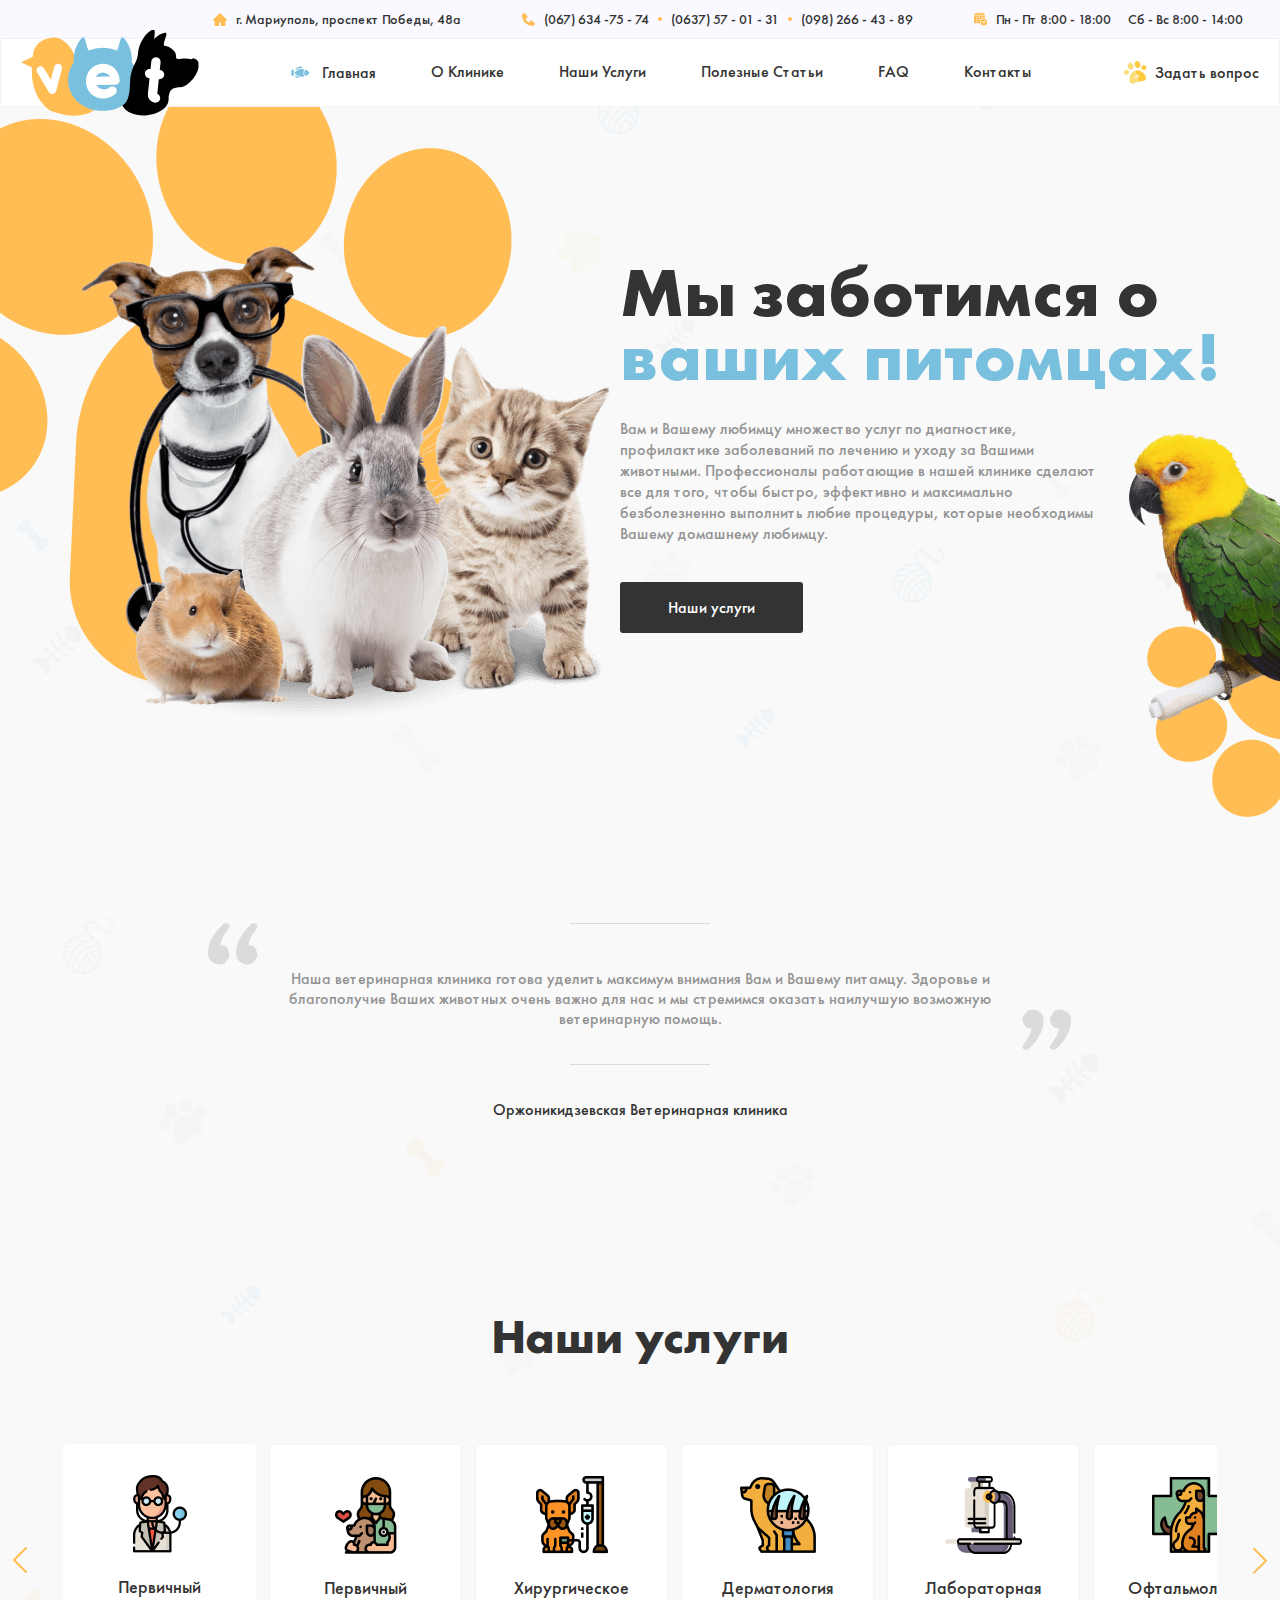
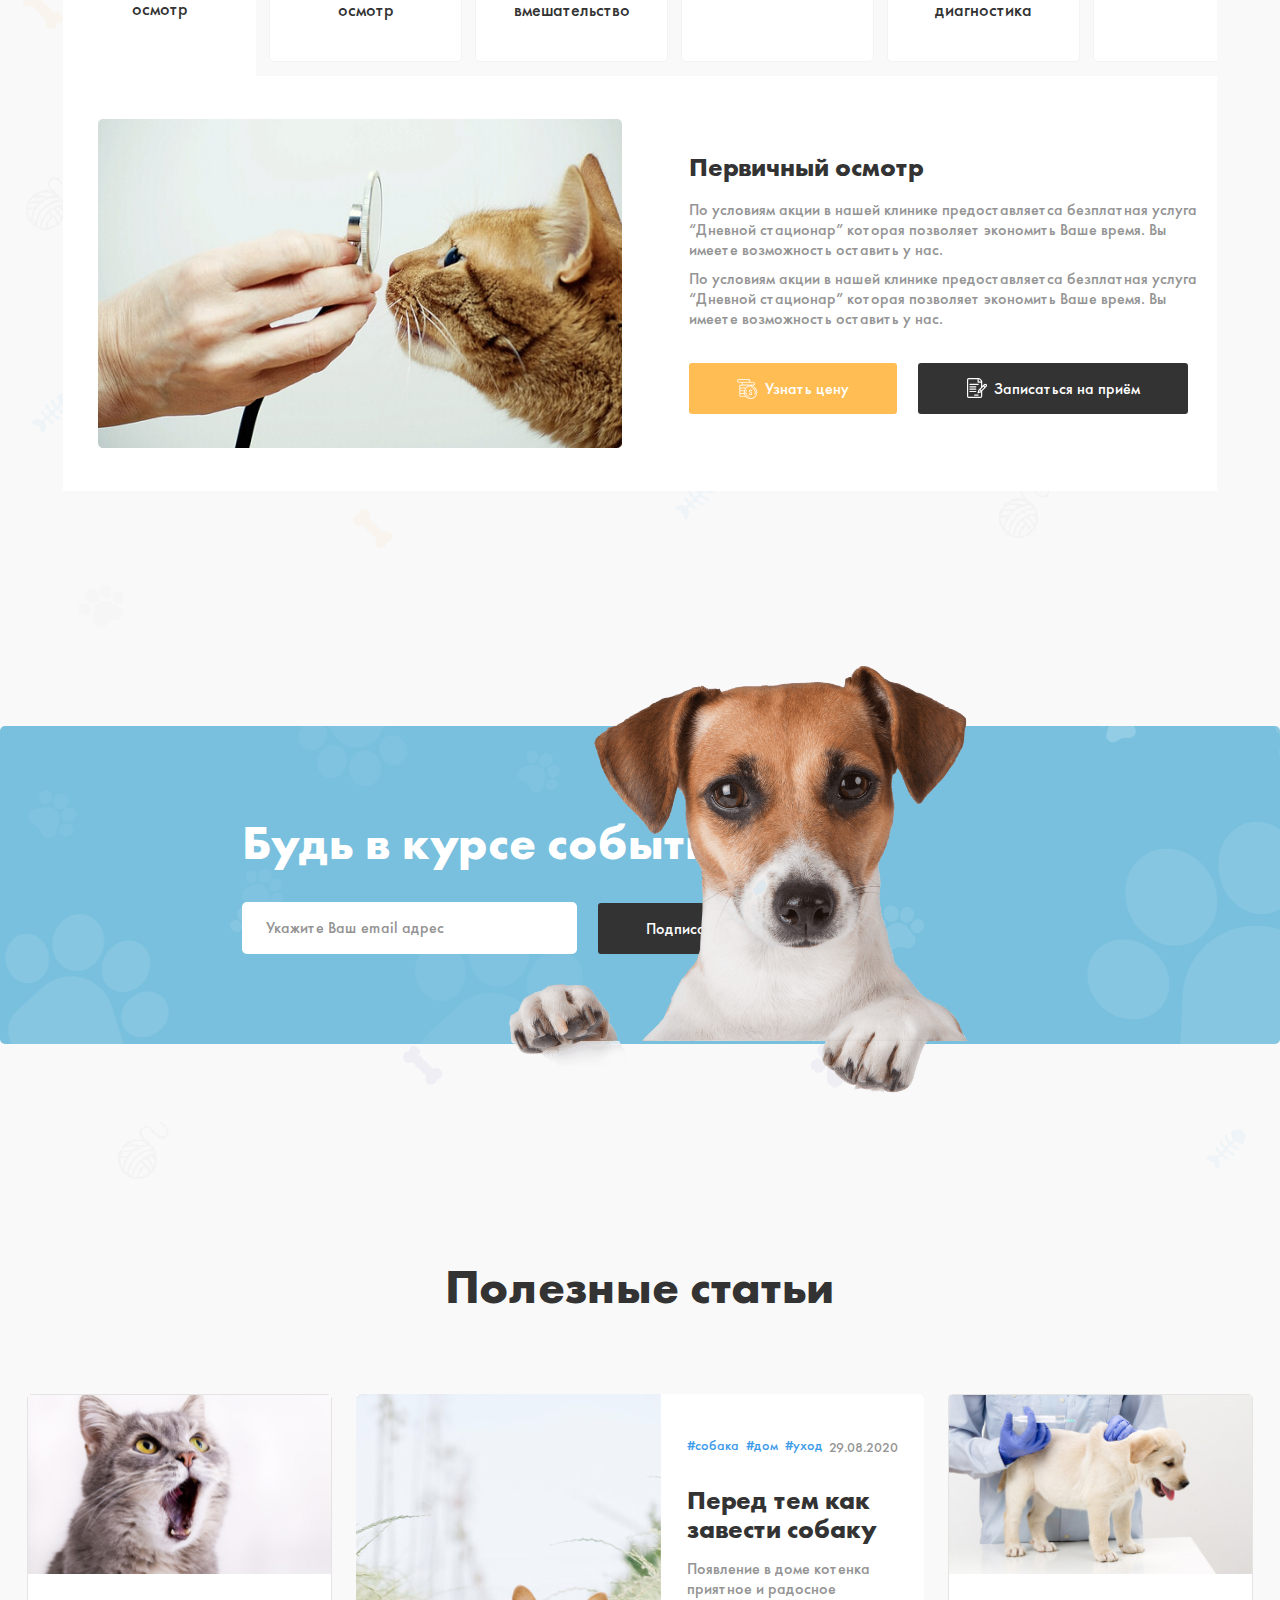
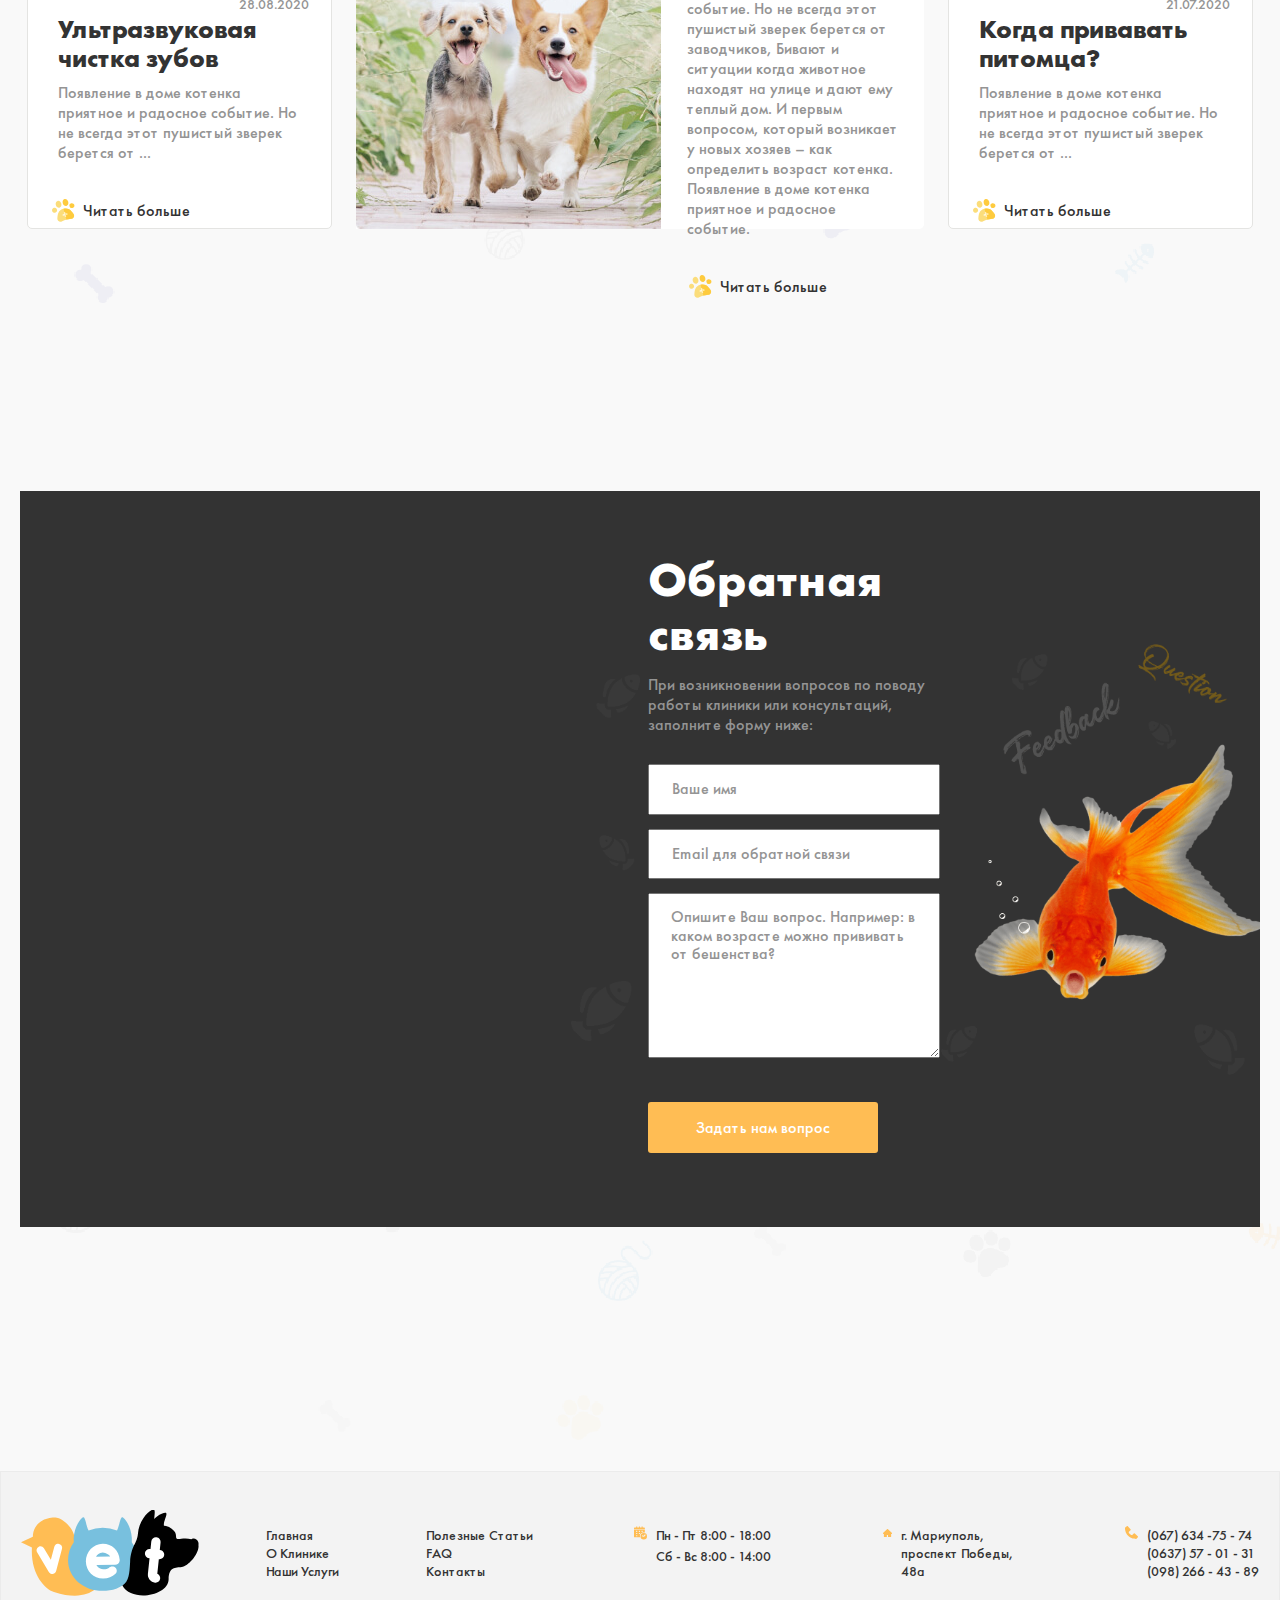
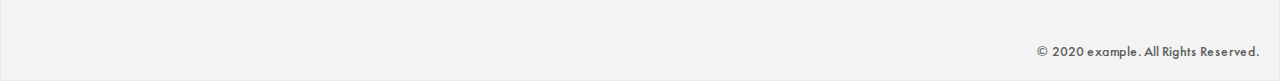
<file: index.html>
<!DOCTYPE html>
<html lang="ru">

<head>
  <meta charset="UTF-8">
  <meta name="viewport" content="width=device-width, initial-scale=1.0">
  <title>Vet Clinic</title>
  <link rel="stylesheet" href="css/normalize.min.css">
  <link rel="stylesheet" href="css/main.css">
</head>

<body>
  <!-- SITE-HEADER -->

  <header class="site-header">
    <div class="site-header__top">
      <div class="site-header__container container">
        <address class="address address--horizontal">г. Мариуполь, проспект Победы, 48а</address>

        <div class="phones phones--horizontal">
          <ul class="phones__list">
            <li class="phones__item">
              <a class="phones__link" href="tel:(067)634-75-74" aria-label="Call to phone number">(067) 634 -75 -
                74</a>
            </li>

            <li class="phones__item">
              <a class="phones__link" href="tel:(0637)57-01-31" aria-label="Call to phone number">(0637) 57 - 01 -
                31</a>
            </li>

            <li class="phones__item">
              <a class="phones__link" href="tel:(098)266-43-89" aria-label="Call to phone number">(098) 266 - 43 -
                89</a>
            </li>
          </ul>
        </div>

        <div class="working-times working-times--horizontal">
          <ul class="working-times__list">
            <li class="working-times__item">Пн - Пт 8:00 - 18:00</li>
            <li class="working-times__item">Сб - Вс 8:00 - 14:00</li>
          </ul>
        </div>
      </div>
    </div>

    <div class="site-header__inner">
      <div class="site-header__container container">
        <div class="logo-wrapper">
          <a class="logo" href="./">
            <img src="./img/logo.svg" width="178" height="87" alt="Vet Clinic logo">
          </a>
        </div>

        <nav class="sitenav">
          <ul class="sitenav__list">
            <li class="sitenav__item sitenav__item--active">
              <a class="sitenav__link" href="./">Главная</a>
            </li>

            <li class="sitenav__item">
              <a class="sitenav__link" href="./about.html">О Клинике</a>
            </li>

            <li class="sitenav__item">
              <a class="sitenav__link" href="./services.html">Наши Услуги</a>
            </li>

            <li class="sitenav__item">
              <a class="sitenav__link" href="./articles.html">Полезные Статьи</a>
            </li>

            <li class="sitenav__item">
              <a class="sitenav__link" href="./faq.html">FAQ</a>
            </li>

            <li class="sitenav__item">
              <a class="sitenav__link" href="./contacts.html">Контакты</a>
            </li>
          </ul>
        </nav>

        <a class="question-link modal-open" href="./question.html">Задать вопрос</a>
      </div>
    </div>
  </header>


  <!-- SITE-CONTENT -->

  <main class="site-content">
    <!-- HERO -->

    <section class="hero">
      <div class="container">
        <div class="hero__inner">
          <div class="hero__wrapper">
            <h1 class="hero__heading heading heading--primary">Мы заботимся о <span>ваших питомцах!</span></h1>
            <p class="hero__text">Вам и Вашему любимцу множество услуг по диагностике, профилактике заболеваний по
              лечению и уходу за Вашими животными. Профессионалы работающие в нашей клинике сделают все для того, чтобы
              быстро, эффективно и максимально безболезненно выполнить любие процедуры, которые необходимы Вашему
              домашнему любимцу.</p>
            <a class="btn btn--dark" href="#">Наши услуги</a>
          </div>
        </div>
      </div>
    </section>


    <!-- QUOTES -->

    <section class="quotes">
      <div class="container quotes__container">
        <h2 class="visually-hidden">Quotes</h2>

        <div class="quotes__text">
          <blockquote class="quote">
            <p class="quote__text">Наша ветеринарная клиника готова уделить максимум внимания Вам и Вашему питамцу.
              Здоровье и благополучие Ваших животных очень важно для нас и мы стремимся оказать наилучшую возможную
              ветеринарную помощь.</p>
          </blockquote>

          <strong class="quotes__author">Оржоникидзевская Ветеринарная клиника</strong>
        </div>
      </div>
    </section>


    <!-- SERVICES -->

    <section class="services">
      <div class="container">
        <h2 class="services__heading heading heading--secondary">Наши услуги</h2>

        <div class="services-slider">
          <button class="services-slider__button services-slider__button--left" type="button"
            aria-label="Slide to left"></button>

          <ul class="services-slider__list">
            <li class="services-slider__item services-slider__item--1 services-slider__item--active">
              <a class="services-slider__link" href="#">
                <h3 class="services-slider__heading">Первичный осмотр</h3>
              </a>
            </li>

            <li class="services-slider__item services-slider__item--2">
              <a class="services-slider__link" href="#">
                <h3 class="services-slider__heading">Первичный осмотр</h3>
              </a>
            </li>

            <li class="services-slider__item services-slider__item--3">
              <a class="services-slider__link" href="#">
                <h3 class="services-slider__heading">Хирургическое вмешательство</h3>
              </a>
            </li>

            <li class="services-slider__item services-slider__item--4">
              <a class="services-slider__link" href="#">
                <h3 class="services-slider__heading">Дерматология</h3>
              </a>
            </li>

            <li class="services-slider__item services-slider__item--5">
              <a class="services-slider__link" href="#">
                <h3 class="services-slider__heading">Лабораторная диагностика</h3>
              </a>
            </li>

            <li class="services-slider__item services-slider__item--6">
              <a class="services-slider__link" href="#">
                <h3 class="services-slider__heading">Офтальмология</h3>
              </a>
            </li>

            <li class="services-slider__item services-slider__item--7">
              <a class="services-slider__link" href="#">
                <h3 class="services-slider__heading">УЗИ диагностика</h3>
              </a>
            </li>

            <li class="services-slider__item services-slider__item--8">
              <a class="services-slider__link" href="#">
                <h3 class="services-slider__heading">Чипирование</h3>
              </a>
            </li>

            <li class="services-slider__item services-slider__item--9">
              <a class="services-slider__link" href="#">
                <h3 class="services-slider__heading">Международные паспорта</h3>
              </a>
            </li>

            <li class="services-slider__item services-slider__item--10">
              <a class="services-slider__link" href="#">
                <h3 class="services-slider__heading">Вакцинация</h3>
              </a>
            </li>

            <li class="services-slider__item services-slider__item--11">
              <a class="services-slider__link" href="#">
                <h3 class="services-slider__heading">Стоматология</h3>
              </a>
            </li>

            <li class="services-slider__item services-slider__item--12">
              <a class="services-slider__link" href="#">
                <h3 class="services-slider__heading">Вызов на дом</h3>
              </a>
            </li>
          </ul>

          <button class="services-slider__button services-slider__button--right" type="button"
            aria-label="Slide to right"></button>
        </div>

        <ul class="services__list">
          <li class="services__item service">
            <img class="service__photo" src="./img/bg-service.jpg" width="524" height="329" alt="Service photo">

            <div class="service__info">
              <h3 class="service__title heading heading--tertiary">Первичный осмотр</h3>
              <div class="service__text">
                <p class="service__paragraph">По условиям акции в нашей клинике предоставляетса безплатная услуга
                  “Дневной
                  стационар” которая позволяет экономить Ваше время. Вы имеете возможность оставить у нас.</p>
                <p class="service__paragraph">По условиям акции в нашей клинике предоставляетса безплатная услуга
                  “Дневной
                  стационар” которая позволяет экономить Ваше время. Вы имеете возможность оставить у нас.</p>
              </div>

              <ul class="service__actions">
                <li class="service__actions-item">
                  <a class="service__btn service__btn--money btn btn--light" href="#">Узнать цену</a>
                </li>
                <li class="service__actions-item">
                  <a class="service__btn service__btn--doc btn btn--dark" href="#">Записаться на приём</a>
                </li>
              </ul>
            </div>
          </li>
        </ul>
      </div>
    </section>


    <!-- SUBSCRIBE -->

    <section class="subscribe">
      <div class="container">
        <div class="subscribe__inner">
          <h2 class="subscribe__heading heading heading--secondary">Будь в курсе событий</h2>

          <form class="subscribe__form" action="https://echo.htmlacademy.ru" method="POST">
            <input class="subscribe__input" type="email" placeholder="Укажите Ваш email адрес"
              pattern="^([a-z0-9_\.-]+)@([\da-z\.-]+)\.([a-z\.]{2,6})$" name="email" aria-label="Email address"
              required>
            <button class="btn btn--dark" type="submit">Подписаться</button>
          </form>
        </div>
      </div>
    </section>


    <!-- ARTICLES -->

    <section class="articles">
      <div class="container">
        <div class="articles__inner">
          <h2 class="articles__heading heading heading--secondary">Полезные статьи</h2>

          <div class="articles__list">
            <article class="articles__item article">
              <img class="article__poster" src="./img/article-1.jpg" alt="Article poster">

              <div class="article__info">
                <header class="article__top">
                  <ul class="article__tags-list">
                    <li class="article__tags-item">
                      <a class="article__tag" href="#">#собака</a>
                    </li>

                    <li class="article__tags-item">
                      <a class="article__tag" href="#">#дом</a>
                    </li>

                    <li class="article__tags-item">
                      <a class="article__tag" href="#">#уход</a>
                    </li>
                  </ul>

                  <time class="article__date" datetime="2020-08-28">28.08.2020</time>
                </header>

                <h3 class="article__heading heading heading--tertiary">Ультразвуковая чистка зубов</h3>
                <p class="article__text">Появление в доме котенка приятное и радосное событие. Но не всегда этот
                  пушистый зверек берется от ...</p>

                <div class="article__link-wrapper">
                  <a class="article__link" href="#">Читать больше</a>
                </div>
              </div>
            </article>

            <article class="articles__item article article--active">
              <img class="article__poster" src="./img/article-2.jpg" alt="Article poster">

              <div class="article__info">
                <header class="article__top">
                  <ul class="article__tags-list">
                    <li class="article__tags-item">
                      <a class="article__tag" href="#">#собака</a>
                    </li>

                    <li class="article__tags-item">
                      <a class="article__tag" href="#">#дом</a>
                    </li>

                    <li class="article__tags-item">
                      <a class="article__tag" href="#">#уход</a>
                    </li>
                  </ul>

                  <time class="article__date" datetime="2020-08-29">29.08.2020</time>
                </header>

                <h3 class="article__heading heading heading--tertiary">Перед тем как завести собаку</h3>
                <p class="article__text">Появление в доме котенка приятное и радосное событие. Но не всегда этот
                  пушистый зверек берется от заводчиков, Бивают и ситуации когда животное находят на улице и дают ему
                  теплый дом. И первым вопросом, который возникает у новых хозяев – как определить возраст котенка.
                  Появление в доме котенка приятное и радосное событие.</p>

                <div class="article__link-wrapper">
                  <a class="article__link" href="#">Читать больше</a>
                </div>
              </div>
            </article>

            <article class="articles__item article">
              <img class="article__poster" src="./img/article-3.jpg" alt="Article poster">

              <div class="article__info">
                <header class="article__top">
                  <ul class="article__tags-list">
                    <li class="article__tags-item">
                      <a class="article__tag" href="#">#собака</a>
                    </li>

                    <li class="article__tags-item">
                      <a class="article__tag" href="#">#дом</a>
                    </li>

                    <li class="article__tags-item">
                      <a class="article__tag" href="#">#уход</a>
                    </li>
                  </ul>

                  <time class="article__date" datetime="2020-07-21">21.07.2020</time>
                </header>

                <h3 class="article__heading heading heading--tertiary">Когда привавать питомца?</h3>
                <p class="article__text">Появление в доме котенка приятное и радосное событие. Но не всегда этот
                  пушистый зверек берется от ...</p>


                <div class="article__link-wrapper">
                  <a class="article__link" href="#">Читать больше</a>
                </div>
              </div>
            </article>
          </div>
        </div>
      </div>
    </section>


    <!-- CONTACT -->

    <section class="contact">
      <div class="container">
        <div class="contact__inner">
          <iframe class="contact__map" src="https://yandex.com/map-widget/v1/-/CCUeMKvHkC" loading="lazy"
            allowfullscreen></iframe>

          <div class="contact__wrapper">
            <h2 class="contact__heading heading heading--secondary">Обратная связь</h2>
            <p class="contact__text">При возникновении вопросов по поводу работы клиники или консультаций, заполните
              форму ниже:</p>

            <form class="contact__form" action="https://echo.htmlacademy.ru" method="post">
              <input class="contact__form-input" placeholder="Ваше имя" type="text" name="fullname"
                aria-label="Full name" required>
              <input class="contact__form-input" placeholder="Email для обратной связи" type="email" name="email"
                aria-label="Email address" required>
              <textarea class="contact__form-input"
                placeholder="Опишите Ваш вопрос. Например: в каком возрасте можно прививать от бешенства?"
                name="question" minlength="3" aria-label="Question" required></textarea>
              <button class="contact__form-button btn btn--light" type="submit">Задать нам вопрос</button>
            </form>
          </div>
        </div>
      </div>
    </section>


    <!-- MODAL -->

    <section class="modal">
      <div class="modal__inner">
        <button class="modal__close" id="modalClose" type="button" aria-label="Close modal"></button>

        <div class="modal__content">
          <div class="modal__login">
            <h3 class="modal__login-heading heading heading--tertiary">Авторизация:</h3>

            <ul class="modal__login-list">
              <li class="modal__login-item">
                <a class="modal__login-link modal__login-link--google" href="#">Войти через Google</a>
              </li>

              <li class="modal__login-item">
                <a class="modal__login-link modal__login-link--facebook" href="#">Войти через Facebook</a>
              </li>
            </ul>
          </div>

          <div class="modal__form">
            <h2 class="modal__form-heading heading heading--secondary">Задать вопрос</h2>

            <form class="modal__form-wrapper" action="https://echo.htmlacademy.ru" method="get">
              <input class="modal__form-input" type="text" placeholder="Ваше имя" name="name" aria-label="Ваше имя" required>
              <textarea class="modal__form-input" minlength="3" placeholder="Опишите Ваш вопрос." name="question"
                aria-label="Опишите Ваш вопрос." required></textarea>
              <button class="modal__form-btn" type="submit">Отправить</button>
            </form>
          </div>
        </div>
      </div>
    </section>
  </main>


  <!-- SITE-FOOTER -->

  <footer class="site-footer">
    <div class="container">
      <div class="site-footer__inner">
        <div class="logo-wrapper footer__logo-wrapper">
          <a class="logo" href="./">
            <img src="./img/logo.svg" width="178" height="87" alt="Vet Clinic logo">
          </a>
        </div>

        <div class="footer-nav">
          <ul class="footer-nav__list">
            <li class="footer-nav__item footer-nav__item--active">
              <a class="footer-nav__link" href="./">Главная</a>
            </li>

            <li class="footer-nav__item">
              <a class="footer-nav__link" href="./about.html">О Клинике</a>
            </li>

            <li class="footer-nav__item">
              <a class="footer-nav__link" href="./services.html">Наши Услуги</a>
            </li>
          </ul>

          <ul class="footer-nav__list">
            <li class="footer-nav__item">
              <a class="footer-nav__link" href="./articles.html">Полезные Статьи</a>
            </li>

            <li class="footer-nav__item">
              <a class="footer-nav__link" href="./faq.html">FAQ</a>
            </li>

            <li class="footer-nav__item">
              <a class="footer-nav__link" href="./contacts.html">Контакты</a>
            </li>
          </ul>
        </div>


        <div class="working-times footer__working-times">
          <ul class="working-times__list">
            <li class="working-times__item">Пн - Пт 8:00 - 18:00</li>
            <li class="working-times__item">Сб - Вс 8:00 - 14:00</li>
          </ul>
        </div>

        <address class="address footer__address">г. Мариуполь, проспект Победы, 48а</address>

        <div class="phones footer__phones">
          <ul class="phones__list">
            <li class="phones__item">
              <a class="phones__link" href="tel:(067)634-75-74" aria-label="Call to phone number">(067) 634 -75 -
                74</a>
            </li>

            <li class="phones__item">
              <a class="phones__link" href="tel:(0637)57-01-31" aria-label="Call to phone number">(0637) 57 - 01 -
                31</a>
            </li>

            <li class="phones__item">
              <a class="phones__link" href="tel:(098)266-43-89" aria-label="Call to phone number">(098) 266 - 43 -
                89</a>
            </li>
          </ul>
        </div>

        <p class="copyright">© 2020 example. All Rights Reserved.</p>
      </div>
    </div>
  </footer>

  <script src="js/main.js"></script>
</body>

</html>
</file>
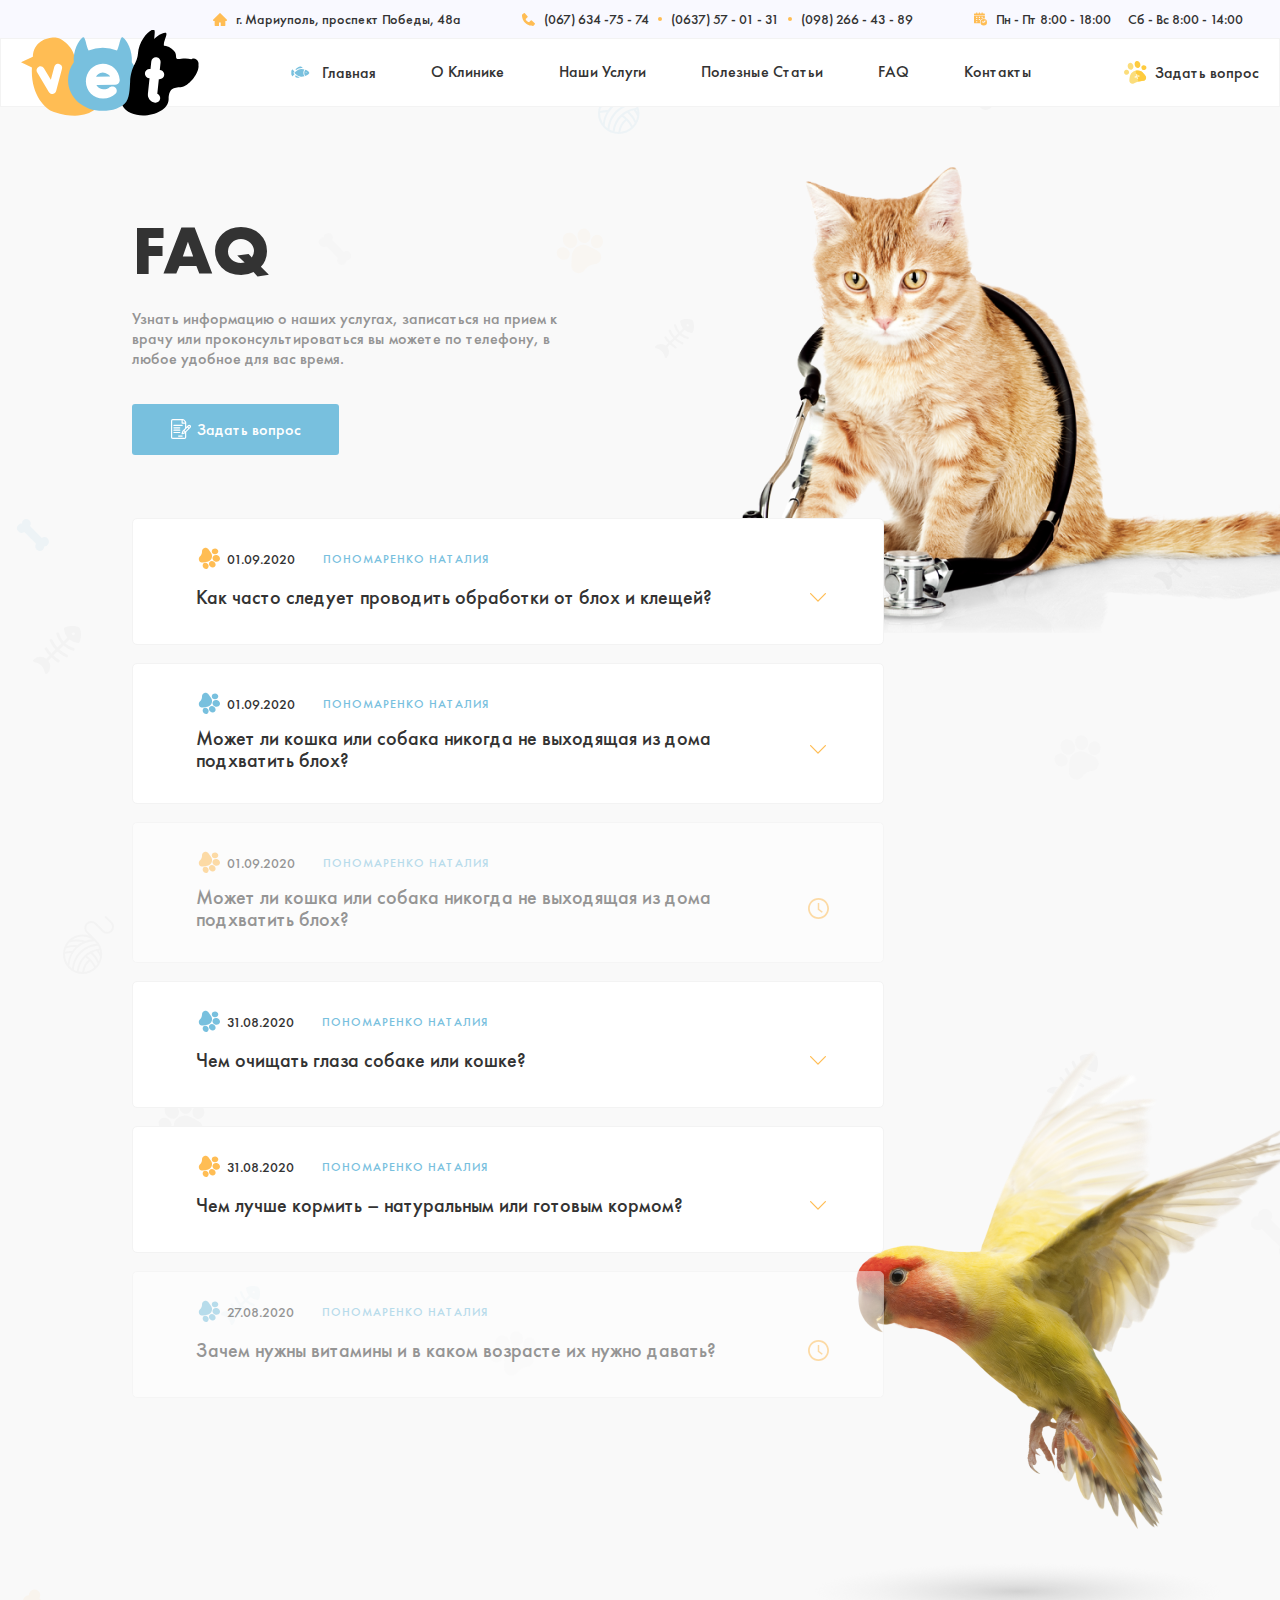
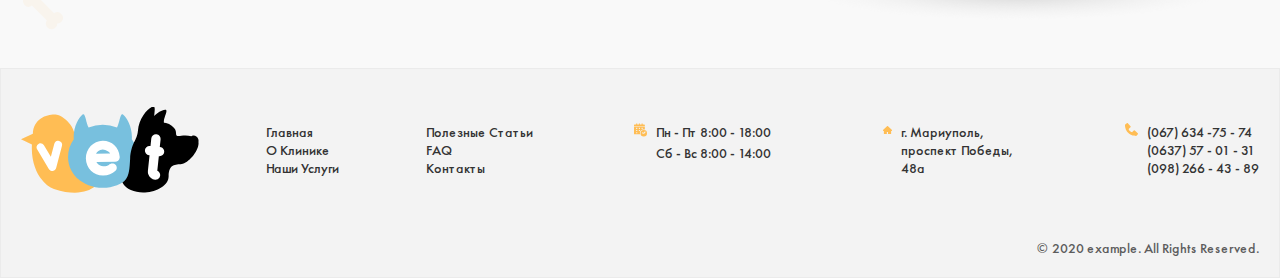
<file: faq.html>
<!DOCTYPE html>
<html lang="en">

<head>
  <meta charset="UTF-8">
  <meta http-equiv="X-UA-Compatible" content="IE=edge">
  <meta name="viewport" content="width=device-width, initial-scale=1.0">
  <title>FAQ</title>
  <link rel="stylesheet" href="css/normalize.min.css">
  <link rel="stylesheet" href="css/main.css">
  <link rel="stylesheet" href="css/faq.css">
</head>

<body>
  <!-- SITE-HEADER -->

  <header class="site-header">
    <div class="site-header__top">
      <div class="site-header__container container">
        <address class="address address--horizontal">г. Мариуполь, проспект Победы, 48а</address>

        <div class="phones phones--horizontal">
          <ul class="phones__list">
            <li class="phones__item">
              <a class="phones__link" href="tel:(067)634-75-74" aria-label="Call to phone number">(067) 634 -75 -
                74</a>
            </li>

            <li class="phones__item">
              <a class="phones__link" href="tel:(0637)57-01-31" aria-label="Call to phone number">(0637) 57 - 01 -
                31</a>
            </li>

            <li class="phones__item">
              <a class="phones__link" href="tel:(098)266-43-89" aria-label="Call to phone number">(098) 266 - 43 -
                89</a>
            </li>
          </ul>
        </div>

        <div class="working-times working-times--horizontal">
          <ul class="working-times__list">
            <li class="working-times__item">Пн - Пт 8:00 - 18:00</li>
            <li class="working-times__item">Сб - Вс 8:00 - 14:00</li>
          </ul>
        </div>
      </div>
    </div>

    <div class="site-header__inner">
      <div class="site-header__container container">
        <div class="logo-wrapper">
          <a class="logo" href="./">
            <img src="./img/logo.svg" width="178" height="87" alt="Vet Clinic logo">
          </a>
        </div>

        <nav class="sitenav">
          <ul class="sitenav__list">
            <li class="sitenav__item sitenav__item--active">
              <a class="sitenav__link" href="./">Главная</a>
            </li>

            <li class="sitenav__item">
              <a class="sitenav__link" href="./about.html">О Клинике</a>
            </li>

            <li class="sitenav__item">
              <a class="sitenav__link" href="./services.html">Наши Услуги</a>
            </li>

            <li class="sitenav__item">
              <a class="sitenav__link" href="./articles.html">Полезные Статьи</a>
            </li>

            <li class="sitenav__item">
              <a class="sitenav__link" href="./faq.html">FAQ</a>
            </li>

            <li class="sitenav__item">
              <a class="sitenav__link" href="./contacts.html">Контакты</a>
            </li>
          </ul>
        </nav>

        <a class="question-link modal-open" href="./question.html">Задать вопрос</a>
      </div>
    </div>
  </header>


  <!-- SITE-CONTENT -->

  <main class="site-content">
    <!-- FAQ-HERO -->

    <section class="faq-hero">
      <div class="container">
        <div class="faq-hero__inner">
          <div class="faq-hero__text">
            <h1 class="faq-hero__heading heading heading--primary">FAQ</h1>
            <p class="faq-hero__paragraph">Узнать информацию о наших услугах, записаться на прием к врачу или
              проконсультироваться вы можете по телефону, в любое удобное для вас время.</p>
            <a class="faq-hero__btn btn" href="#">Задать вопрос</a>
          </div>
        </div>
      </div>
    </section>


    <!-- FAQ -->

    <section class="faq">
      <div class="container">
        <h2 class="visually-hidden">FAQ</h2>

        <ul class="faq__list">
          <li class="faq__item accordion">
            <header class="accordion__top">
              <div class="accordion__col accordion__col--top">
                <time class="accordion__date" datetime="2020-09-01">01.09.2020</time>
                <p class="accordion__author">Пономаренко Наталия</p>
              </div>

              <div class="accordion__col accordion__col--bottom">
                <h3 class="accordion__question heading">Как часто следует проводить обработки от блох и клещей?</h3>
                <button class="accordion__toggle" type="button" role="toggle" aria-label="Accordion toggle"></button>
              </div>
            </header>

            <div class="accordion__answer">
              <p class="accordion__answer-text">Самые качественные капли от блох и клещей как правило действуют не более
                одного месяца. Поэтому собак и кошек следует обрабатывать от блох именно с такой периодичностью.
                Обработки противопаразитарными каплями особенно актуальны для собак в период с марта по декабрь, когда
                активизируют свою активность клещи. Подобрать препарат от блох и клещей Вам помогут в ветеринарном
                комплексе “Передовой”. Также здесь Вам помогут в расчёте дозировки этих препаратов.</p>
            </div>
          </li>

          <li class="faq__item accordion">
            <header class="accordion__top">
              <div class="accordion__col accordion__col--top">
                <time class="accordion__date" datetime="2020-09-01">01.09.2020</time>
                <p class="accordion__author">Пономаренко Наталия</p>
              </div>

              <div class="accordion__col accordion__col--bottom">
                <h3 class="accordion__question heading">Может ли кошка или собака никогда не выходящая из дома
                  подхватить блох?</h3>
                <button class="accordion__toggle" type="button" role="toggle" aria-label="Accordion toggle"></button>
              </div>
            </header>

            <div class="accordion__answer">
              <p class="accordion__answer-text">Самые качественные капли от блох и клещей как правило действуют не более
                одного месяца. Поэтому собак и кошек следует обрабатывать от блох именно с такой периодичностью.
                Обработки противопаразитарными каплями особенно актуальны для собак в период с марта по декабрь, когда
                активизируют свою активность клещи. Подобрать препарат от блох и клещей Вам помогут в ветеринарном
                комплексе “Передовой”. Также здесь Вам помогут в расчёте дозировки этих препаратов.</p>
            </div>
          </li>

          <li class="faq__item accordion accordion--waiting">
            <header class="accordion__top">
              <div class="accordion__col accordion__col--top">
                <time class="accordion__date" datetime="2020-09-01">01.09.2020</time>
                <p class="accordion__author">Пономаренко Наталия</p>
              </div>

              <div class="accordion__col accordion__col--bottom">
                <h3 class="accordion__question heading">Может ли кошка или собака никогда не выходящая из дома
                  подхватить блох?</h3>
                <span class="accordion__toggle" aria-label="Accordion status"></span>
              </div>
            </header>

            <div class="accordion__answer">
              <p class="accordion__answer-text">Самые качественные капли от блох и клещей как правило действуют не более
                одного месяца. Поэтому собак и кошек следует обрабатывать от блох именно с такой периодичностью.
                Обработки противопаразитарными каплями особенно актуальны для собак в период с марта по декабрь, когда
                активизируют свою активность клещи. Подобрать препарат от блох и клещей Вам помогут в ветеринарном
                комплексе “Передовой”. Также здесь Вам помогут в расчёте дозировки этих препаратов.</p>
            </div>
          </li>

          <li class="faq__item accordion">
            <header class="accordion__top">
              <div class="accordion__col accordion__col--top">
                <time class="accordion__date" datetime="2020-08-31">31.08.2020</time>
                <p class="accordion__author">Пономаренко Наталия</p>
              </div>

              <div class="accordion__col accordion__col--bottom">
                <h3 class="accordion__question heading">Чем очищать глаза собаке или кошке?</h3>
                <button class="accordion__toggle" type="button" role="toggle" aria-label="Accordion toggle"></button>
              </div>
            </header>

            <div class="accordion__answer">
              <p class="accordion__answer-text">Самые качественные капли от блох и клещей как правило действуют не более
                одного месяца. Поэтому собак и кошек следует обрабатывать от блох именно с такой периодичностью.
                Обработки противопаразитарными каплями особенно актуальны для собак в период с марта по декабрь, когда
                активизируют свою активность клещи. Подобрать препарат от блох и клещей Вам помогут в ветеринарном
                комплексе “Передовой”. Также здесь Вам помогут в расчёте дозировки этих препаратов.</p>
            </div>
          </li>

          <li class="faq__item accordion">
            <header class="accordion__top">
              <div class="accordion__col accordion__col--top">
                <time class="accordion__date" datetime="2020-08-31">31.08.2020</time>
                <p class="accordion__author">Пономаренко Наталия</p>
              </div>

              <div class="accordion__col accordion__col--bottom">
                <h3 class="accordion__question heading">Чем лучше кормить – натуральным или готовым кормом?</h3>
                <button class="accordion__toggle" type="button" role="toggle" aria-label="Accordion toggle"></button>
              </div>
            </header>

            <div class="accordion__answer">
              <p class="accordion__answer-text">Самые качественные капли от блох и клещей как правило действуют не более
                одного месяца. Поэтому собак и кошек следует обрабатывать от блох именно с такой периодичностью.
                Обработки противопаразитарными каплями особенно актуальны для собак в период с марта по декабрь, когда
                активизируют свою активность клещи. Подобрать препарат от блох и клещей Вам помогут в ветеринарном
                комплексе “Передовой”. Также здесь Вам помогут в расчёте дозировки этих препаратов.</p>
            </div>
          </li>

          <li class="faq__item accordion accordion--waiting">
            <header class="accordion__top">
              <div class="accordion__col accordion__col--top">
                <time class="accordion__date" datetime="2020-08-27">27.08.2020</time>
                <p class="accordion__author">Пономаренко Наталия</p>
              </div>

              <div class="accordion__col accordion__col--bottom">
                <h3 class="accordion__question heading">Зачем нужны витамины и в каком возрасте их нужно давать?</h3>
                <span class="accordion__toggle" aria-label="Accordion status"></span>
              </div>
            </header>

            <div class="accordion__answer">
              <p class="accordion__answer-text">Самые качественные капли от блох и клещей как правило действуют не более
                одного месяца. Поэтому собак и кошек следует обрабатывать от блох именно с такой периодичностью.
                Обработки противопаразитарными каплями особенно актуальны для собак в период с марта по декабрь, когда
                активизируют свою активность клещи. Подобрать препарат от блох и клещей Вам помогут в ветеринарном
                комплексе “Передовой”. Также здесь Вам помогут в расчёте дозировки этих препаратов.</p>
            </div>
          </li>
        </ul>
      </div>
    </section>


    <!-- MODAL -->

    <section class="modal">
      <div class="modal__inner">
        <button class="modal__close" id="modalClose" type="button" aria-label="Close modal"></button>

        <div class="modal__content">
          <div class="modal__login">
            <h3 class="modal__login-heading heading heading--tertiary">Авторизация:</h3>

            <ul class="modal__login-list">
              <li class="modal__login-item">
                <a class="modal__login-link modal__login-link--google" href="#">Войти через Google</a>
              </li>

              <li class="modal__login-item">
                <a class="modal__login-link modal__login-link--facebook" href="#">Войти через Facebook</a>
              </li>
            </ul>
          </div>

          <div class="modal__form">
            <h2 class="modal__form-heading heading heading--secondary">Задать вопрос</h2>

            <form class="modal__form-wrapper" action="https://echo.htmlacademy.ru" method="get">
              <input class="modal__form-input" type="text" placeholder="Ваше имя" name="name" aria-label="Ваше имя"
                required>
              <textarea class="modal__form-input" minlength="3" placeholder="Опишите Ваш вопрос." name="question"
                aria-label="Опишите Ваш вопрос." required></textarea>
              <button class="modal__form-btn" type="submit">Отправить</button>
            </form>
          </div>
        </div>
      </div>
    </section>
  </main>


  <!-- SITE-FOOTER -->

  <footer class="site-footer">
    <div class="container">
      <div class="site-footer__inner">
        <div class="logo-wrapper footer__logo-wrapper">
          <a class="logo" href="./">
            <img src="./img/logo.svg" width="178" height="87" alt="Vet Clinic logo">
          </a>
        </div>

        <div class="footer-nav">
          <ul class="footer-nav__list">
            <li class="footer-nav__item footer-nav__item--active">
              <a class="footer-nav__link" href="./">Главная</a>
            </li>

            <li class="footer-nav__item">
              <a class="footer-nav__link" href="./about.html">О Клинике</a>
            </li>

            <li class="footer-nav__item">
              <a class="footer-nav__link" href="./services.html">Наши Услуги</a>
            </li>
          </ul>

          <ul class="footer-nav__list">
            <li class="footer-nav__item">
              <a class="footer-nav__link" href="./articles.html">Полезные Статьи</a>
            </li>

            <li class="footer-nav__item">
              <a class="footer-nav__link" href="./faq.html">FAQ</a>
            </li>

            <li class="footer-nav__item">
              <a class="footer-nav__link" href="./contacts.html">Контакты</a>
            </li>
          </ul>
        </div>


        <div class="working-times footer__working-times">
          <ul class="working-times__list">
            <li class="working-times__item">Пн - Пт 8:00 - 18:00</li>
            <li class="working-times__item">Сб - Вс 8:00 - 14:00</li>
          </ul>
        </div>

        <address class="address footer__address">г. Мариуполь, проспект Победы, 48а</address>

        <div class="phones footer__phones">
          <ul class="phones__list">
            <li class="phones__item">
              <a class="phones__link" href="tel:(067)634-75-74" aria-label="Call to phone number">(067) 634 -75 -
                74</a>
            </li>

            <li class="phones__item">
              <a class="phones__link" href="tel:(0637)57-01-31" aria-label="Call to phone number">(0637) 57 - 01 -
                31</a>
            </li>

            <li class="phones__item">
              <a class="phones__link" href="tel:(098)266-43-89" aria-label="Call to phone number">(098) 266 - 43 -
                89</a>
            </li>
          </ul>
        </div>

        <p class="copyright">© 2020 example. All Rights Reserved.</p>
      </div>
    </div>
  </footer>

  <script src="js/main.js"></script>
</body>

</html>
</file>
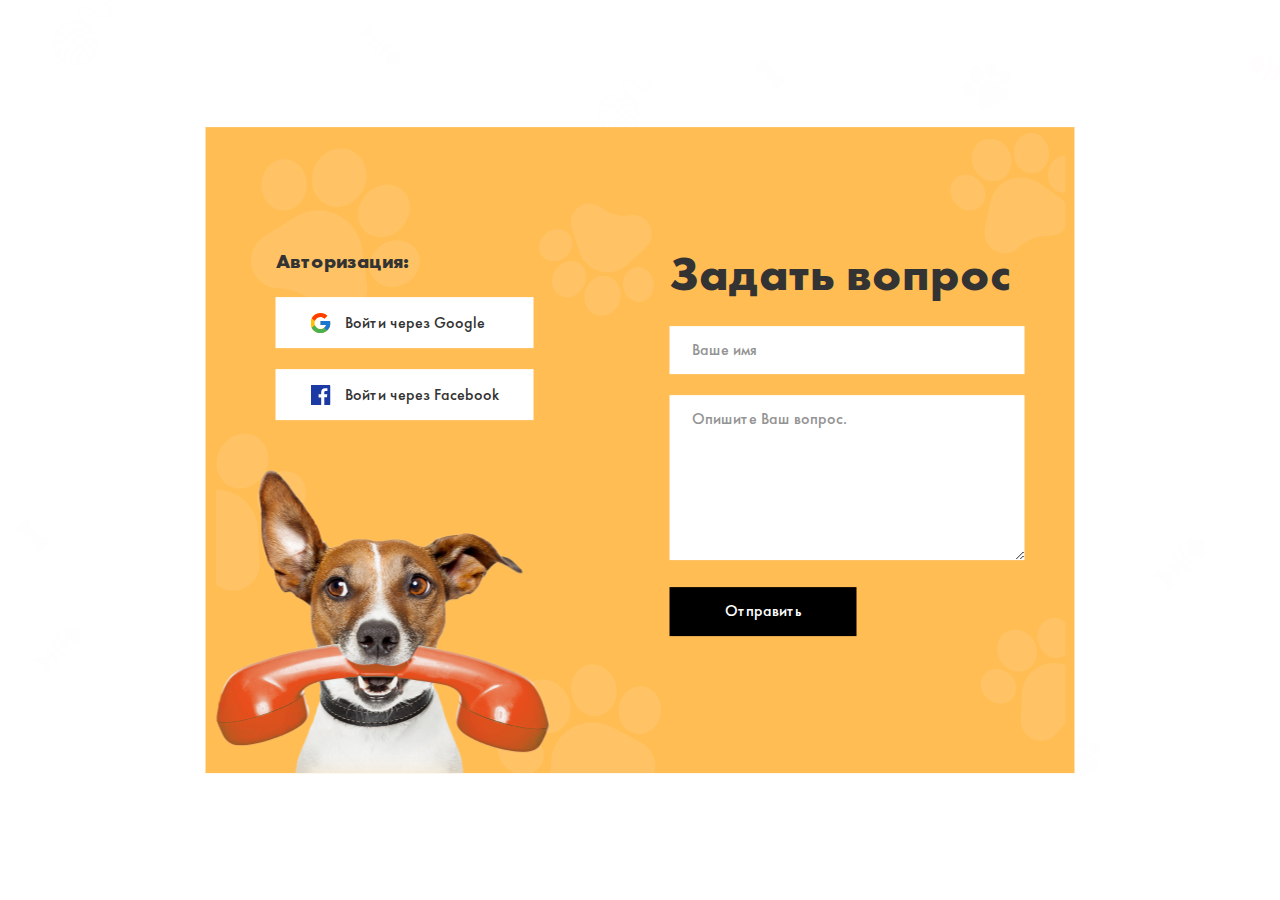
<file: question.html>
<!DOCTYPE html>
<html lang="en">
<head>
  <meta charset="UTF-8">
  <meta http-equiv="X-UA-Compatible" content="IE=edge">
  <meta name="viewport" content="width=device-width, initial-scale=1.0">
  <title>Задать вопрос</title>
  <link rel="stylesheet" href="css/normalize.min.css">
  <link rel="stylesheet" href="css/main.css">
</head>
<body>

  <!-- MODAL -->
  
  <section class="modal modal--open">
    <div class="modal__inner">
      <div class="modal__content">
        <div class="modal__login">
          <h3 class="modal__login-heading heading heading--tertiary">Авторизация:</h3>

          <ul class="modal__login-list">
            <li class="modal__login-item">
              <a class="modal__login-link modal__login-link--google" href="#">Войти через Google</a>
            </li>

            <li class="modal__login-item">
              <a class="modal__login-link modal__login-link--facebook" href="#">Войти через Facebook</a>
            </li>
          </ul>
        </div>

        <div class="modal__form">
          <h2 class="modal__form-heading heading heading--secondary">Задать вопрос</h2>

          <form class="modal__form-wrapper" action="https://echo.htmlacademy.ru" method="get">
            <input class="modal__form-input" type="text" placeholder="Ваше имя" name="name" aria-label="Ваше имя" required>
            <textarea class="modal__form-input" minlength="3" placeholder="Опишите Ваш вопрос." name="question"
              aria-label="Опишите Ваш вопрос." required></textarea>
            <button class="modal__form-btn" type="submit">Отправить</button>
          </form>
        </div>
      </div>
    </div>
  </section>
</body>
</html>
</file>
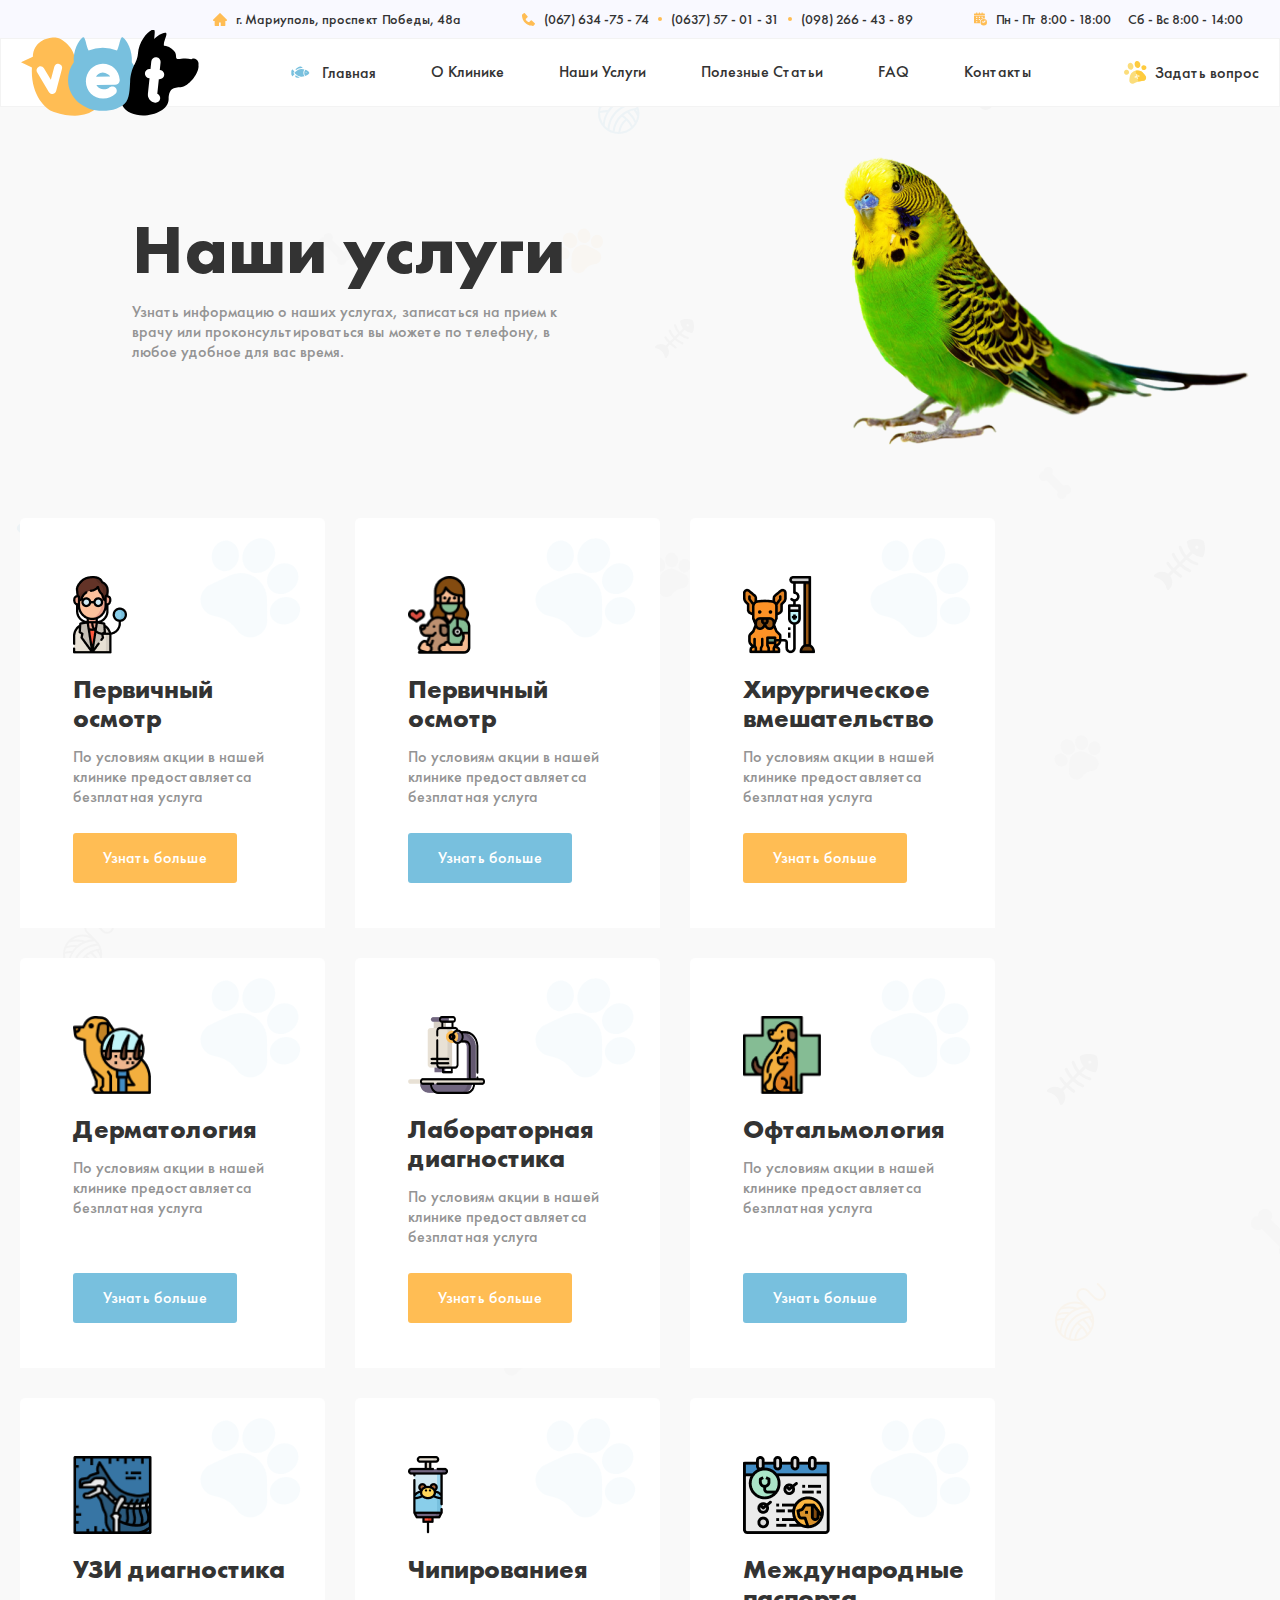
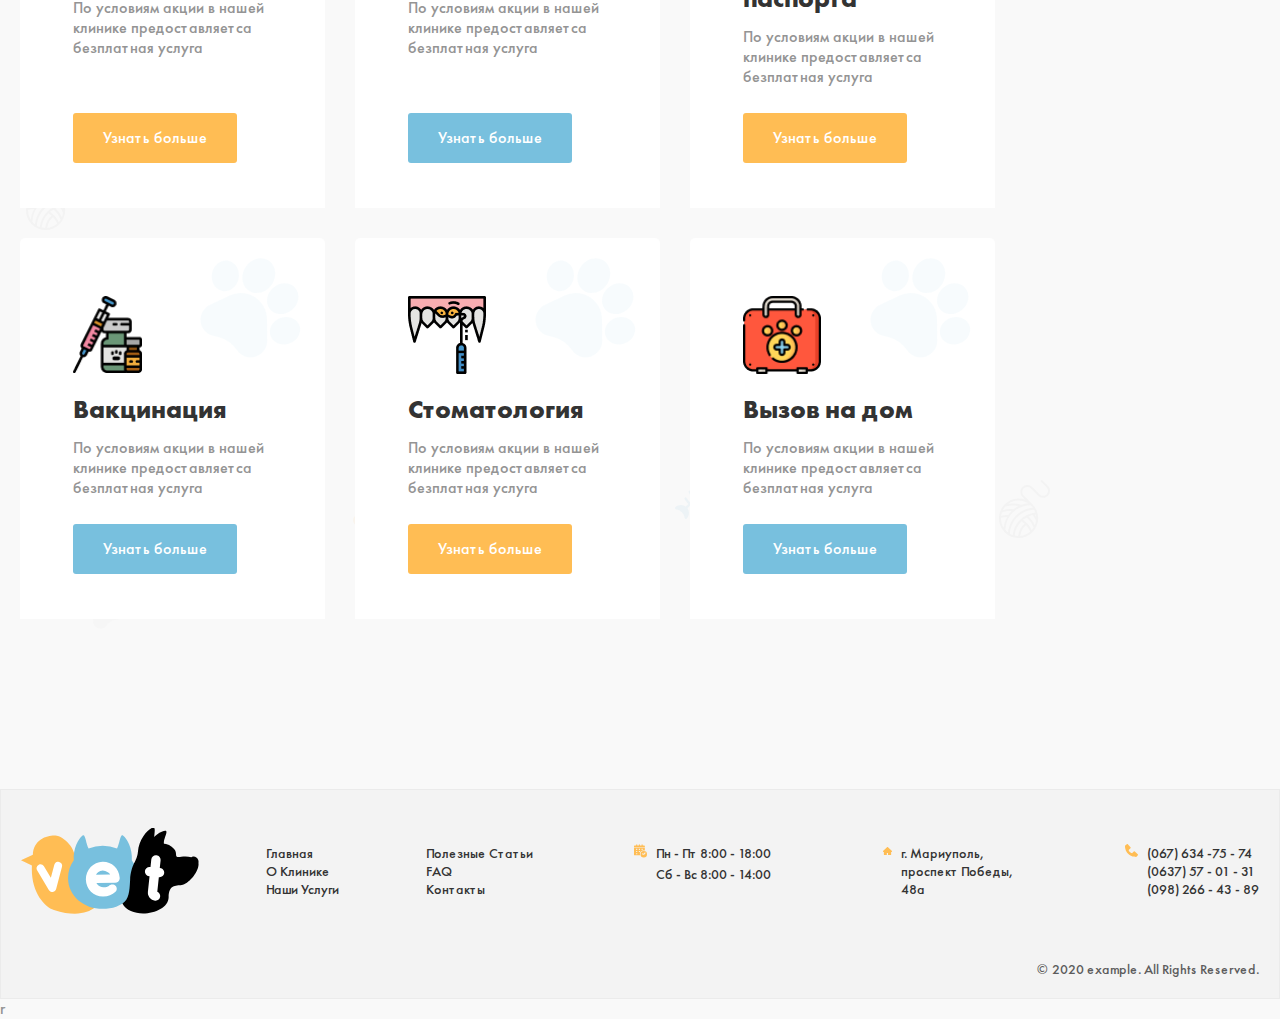
<file: services.html>
<!DOCTYPE html>
<html lang="en">

<head>
  <meta charset="UTF-8">
  <meta http-equiv="X-UA-Compatible" content="IE=edge">
  <meta name="viewport" content="width=device-width, initial-scale=1.0">
  <title>Services</title>
  <link rel="stylesheet" href="css/normalize.min.css">
  <link rel="stylesheet" href="css/main.css">
  <link rel="stylesheet" href="css/services.css">
</head>

<body>
  <!-- SITE-HEADER -->

  <header class="site-header">
    <div class="site-header__top">
      <div class="site-header__container container">
        <address class="address address--horizontal">г. Мариуполь, проспект Победы, 48а</address>

        <div class="phones phones--horizontal">
          <ul class="phones__list">
            <li class="phones__item">
              <a class="phones__link" href="tel:(067)634-75-74" aria-label="Call to phone number">(067) 634 -75 -
                74</a>
            </li>

            <li class="phones__item">
              <a class="phones__link" href="tel:(0637)57-01-31" aria-label="Call to phone number">(0637) 57 - 01 -
                31</a>
            </li>

            <li class="phones__item">
              <a class="phones__link" href="tel:(098)266-43-89" aria-label="Call to phone number">(098) 266 - 43 -
                89</a>
            </li>
          </ul>
        </div>

        <div class="working-times working-times--horizontal">
          <ul class="working-times__list">
            <li class="working-times__item">Пн - Пт 8:00 - 18:00</li>
            <li class="working-times__item">Сб - Вс 8:00 - 14:00</li>
          </ul>
        </div>
      </div>
    </div>

    <div class="site-header__inner">
      <div class="site-header__container container">
        <div class="logo-wrapper">
          <a class="logo" href="./">
            <img src="./img/logo.svg" width="178" height="87" alt="Vet Clinic logo">
          </a>
        </div>

        <nav class="sitenav">
          <ul class="sitenav__list">
            <li class="sitenav__item sitenav__item--active">
              <a class="sitenav__link" href="./">Главная</a>
            </li>

            <li class="sitenav__item">
              <a class="sitenav__link" href="./about.html">О Клинике</a>
            </li>

            <li class="sitenav__item">
              <a class="sitenav__link" href="./services.html">Наши Услуги</a>
            </li>

            <li class="sitenav__item">
              <a class="sitenav__link" href="./articles.html">Полезные Статьи</a>
            </li>

            <li class="sitenav__item">
              <a class="sitenav__link" href="./faq.html">FAQ</a>
            </li>

            <li class="sitenav__item">
              <a class="sitenav__link" href="./contacts.html">Контакты</a>
            </li>
          </ul>
        </nav>

        <a class="question-link modal-open" href="./question.html">Задать вопрос</a>
      </div>
    </div>
  </header>


  <!-- SITE-CONTENT -->

  <main class="site-content">
    <!-- SERVICES-HERO -->

    <section class="services-hero">
      <div class="container">
        <div class="service-hero__inner">
          <div class="services-hero__text">
            <h1 class="services-hero__heading heading heading--primary">Наши услуги</h1>
            <p class="services-hero__paragraph">Узнать информацию о наших услугах, записаться на прием к врачу или
              проконсультироваться вы можете по телефону, в любое удобное для вас время.</p>
          </div>
        </div>
      </div>
    </section>


    <!-- SERVICES-GRID -->

    <section class="services-grid">
      <div class="container">
        <ul class="services-grid__list">
          <li class="services-grid__item services-grid__item--male services-grid__item--active service">
            <h3 class="service__title heading heading--tertiary">Первичный осмотр</h3>
            <p class="service__info">По условиям акции в нашей клинике предоставляетса безплатная услуга</p>
            <a class="service__link" href="#">Узнать больше</a>
          </li>

          <li class="services-grid__item services-grid__item--female service">
            <h3 class="service__title heading heading--tertiary">Первичный осмотр</h3>
            <p class="service__info">По условиям акции в нашей клинике предоставляетса безплатная услуга</p>
            <a class="service__link" href="#">Узнать больше</a>
          </li>

          <li class="services-grid__item services-grid__item--surgical service">
            <h3 class="service__title heading heading--tertiary">Хирургическое вмешательство</h3>
            <p class="service__info">По условиям акции в нашей клинике предоставляетса безплатная услуга</p>
            <a class="service__link" href="#">Узнать больше</a>
          </li>

          <li class="services-grid__item services-grid__item--dermatology service">
            <h3 class="service__title heading heading--tertiary">Дерматология</h3>
            <p class="service__info">По условиям акции в нашей клинике предоставляетса безплатная услуга</p>
            <a class="service__link" href="#">Узнать больше</a>
          </li>

          <li class="services-grid__item services-grid__item--laboratory service">
            <h3 class="service__title heading heading--tertiary">Лабораторная диагностика</h3>
            <p class="service__info">По условиям акции в нашей клинике предоставляетса безплатная услуга</p>
            <a class="service__link" href="#">Узнать больше</a>
          </li>

          <li class="services-grid__item services-grid__item--oculist service">
            <h3 class="service__title heading heading--tertiary">Офтальмология</h3>
            <p class="service__info">По условиям акции в нашей клинике предоставляетса безплатная услуга</p>
            <a class="service__link" href="#">Узнать больше</a>
          </li>

          <li class="services-grid__item services-grid__item--uzi-diagnostics service">
            <h3 class="service__title heading heading--tertiary">УЗИ диагностика</h3>
            <p class="service__info">По условиям акции в нашей клинике предоставляетса безплатная услуга</p>
            <a class="service__link" href="#">Узнать больше</a>
          </li>

          <li class="services-grid__item services-grid__item--chipping service">
            <h3 class="service__title heading heading--tertiary">Чипированиея</h3>
            <p class="service__info">По условиям акции в нашей клинике предоставляетса безплатная услуга</p>
            <a class="service__link" href="#">Узнать больше</a>
          </li>

          <li class="services-grid__item services-grid__item--passport service">
            <h3 class="service__title heading heading--tertiary">Международные паспорта</h3>
            <p class="service__info">По условиям акции в нашей клинике предоставляетса безплатная услуга</p>
            <a class="service__link" href="#">Узнать больше</a>
          </li>

          <li class="services-grid__item services-grid__item--vaccination service">
            <h3 class="service__title heading heading--tertiary">Вакцинация</h3>
            <p class="service__info">По условиям акции в нашей клинике предоставляетса безплатная услуга</p>
            <a class="service__link" href="#">Узнать больше</a>
          </li>

          <li class="services-grid__item services-grid__item--dental service">
            <h3 class="service__title heading heading--tertiary">Стоматология</h3>
            <p class="service__info">По условиям акции в нашей клинике предоставляетса безплатная услуга</p>
            <a class="service__link" href="#">Узнать больше</a>
          </li>

          <li class="services-grid__item services-grid__item--call service">
            <h3 class="service__title heading heading--tertiary">Вызов на дом</h3>
            <p class="service__info">По условиям акции в нашей клинике предоставляетса безплатная услуга</p>
            <a class="service__link" href="#">Узнать больше</a>
          </li>
        </ul>
      </div>
    </section>

    
    <!-- MODAL -->
    
    <section class="modal">
      <div class="modal__inner">
        <button class="modal__close" id="modalClose" type="button" aria-label="Close modal"></button>

        <div class="modal__content">
          <div class="modal__login">
            <h3 class="modal__login-heading heading heading--tertiary">Авторизация:</h3>

            <ul class="modal__login-list">
              <li class="modal__login-item">
                <a class="modal__login-link modal__login-link--google" href="#">Войти через Google</a>
              </li>

              <li class="modal__login-item">
                <a class="modal__login-link modal__login-link--facebook" href="#">Войти через Facebook</a>
              </li>
            </ul>
          </div>

          <div class="modal__form">
            <h2 class="modal__form-heading heading heading--secondary">Задать вопрос</h2>

            <form class="modal__form-wrapper" action="https://echo.htmlacademy.ru" method="get">
              <input class="modal__form-input" type="text" placeholder="Ваше имя" name="name" aria-label="Ваше имя" required>
              <textarea class="modal__form-input" minlength="3" placeholder="Опишите Ваш вопрос." name="question"
                aria-label="Опишите Ваш вопрос." required></textarea>
              <button class="modal__form-btn" type="submit">Отправить</button>
            </form>
          </div>
        </div>
      </div>
    </section>
  </main>


  <!-- SITE-FOOTER -->

  <footer class="site-footer">
    <div class="container">
      <div class="site-footer__inner">
        <div class="logo-wrapper footer__logo-wrapper">
          <a class="logo" href="./">
            <img src="./img/logo.svg" width="178" height="87" alt="Vet Clinic logo">
          </a>
        </div>

        <div class="footer-nav">
          <ul class="footer-nav__list">
            <li class="footer-nav__item footer-nav__item--active">
              <a class="footer-nav__link" href="./">Главная</a>
            </li>

            <li class="footer-nav__item">
              <a class="footer-nav__link" href="./about.html">О Клинике</a>
            </li>

            <li class="footer-nav__item">
              <a class="footer-nav__link" href="./services.html">Наши Услуги</a>
            </li>
          </ul>

          <ul class="footer-nav__list">
            <li class="footer-nav__item">
              <a class="footer-nav__link" href="./articles.html">Полезные Статьи</a>
            </li>

            <li class="footer-nav__item">
              <a class="footer-nav__link" href="./faq.html">FAQ</a>
            </li>

            <li class="footer-nav__item">
              <a class="footer-nav__link" href="./contacts.html">Контакты</a>
            </li>
          </ul>
        </div>


        <div class="working-times footer__working-times">
          <ul class="working-times__list">
            <li class="working-times__item">Пн - Пт 8:00 - 18:00</li>
            <li class="working-times__item">Сб - Вс 8:00 - 14:00</li>
          </ul>
        </div>

        <address class="address footer__address">г. Мариуполь, проспект Победы, 48а</address>

        <div class="phones footer__phones">
          <ul class="phones__list">
            <li class="phones__item">
              <a class="phones__link" href="tel:(067)634-75-74" aria-label="Call to phone number">(067) 634 -75 -
                74</a>
            </li>

            <li class="phones__item">
              <a class="phones__link" href="tel:(0637)57-01-31" aria-label="Call to phone number">(0637) 57 - 01 -
                31</a>
            </li>

            <li class="phones__item">
              <a class="phones__link" href="tel:(098)266-43-89" aria-label="Call to phone number">(098) 266 - 43 -
                89</a>
            </li>
          </ul>
        </div>

        <p class="copyright">© 2020 example. All Rights Reserved.</p>
      </div>
    </div>
  </footer>

  <script src="js/main.js"></script>r
</body>

</html>
</file>
<file: css/main.css>
@import "modules.css";

.site-header__container {
  display: flex;
  align-items: center;
  justify-content: space-between;
}

.site-header__top {
  padding: 10px 0;
  padding-left: 193px;
  font-weight: 500;
  font-size: 14px;
  line-height: 18px;
  white-space: nowrap;
  color: var(--color-text-primary);
  background-color: #f9f9ff;
}

.site-header__top .site-header__container {
  max-width: 1117px;
}

.address {
  display: flex;
  align-items: flex-start;
  font-style: normal;
}

.address--horizontal {
  align-items: center;
}

.address::before {
  content: "";
  margin-right: 9px;
  width: 14px;
  height: 13px;
  background: url("../img/icon-home.svg") no-repeat center / contain;
}

.phones {
  display: flex;
  align-items: flex-start;
}

.phones--horizontal {
  align-items: center;
}

.phones::before {
  content: "";
  margin-right: 9px;
  width: 13px;
  height: 13px;
  background: url("../img/icon-call.svg") no-repeat center / contain;
}

.phones__list {
  display: flex;
  margin: 0;
  padding: 0;
  list-style: none;
}

.phones__list {
  flex-direction: column;
}

.phones--horizontal .phones__list {
  flex-direction: row;
}

.phones--horizontal .phones__item {
  display: flex;
  align-items: center;
}

.phones--horizontal .phones__item:not(:last-child) {
  margin-right: 9px;
}

.phones--horizontal .phones__item:not(:last-child)::after {
  content: "";
  margin-left: 9px;
  width: 4px;
  height: 4px;
  background: url("../img/icon-dot.svg") no-repeat center / contain;
}

.phones__link {
  text-decoration: none;
  color: inherit;
  transition: color 0.3s ease;
}

.phones__link:hover {
  color: var(--color-orange);
}

.phones__link:active {
  opacity: 0.6;
}

.working-times {
  display: flex;
  align-items: flex-start;
}

.working-times--horizontal {
  align-items: center;
}

.working-times::before {
  content: "";
  margin-right: 9px;
  width: 14px;
  height: 14px;
  background: url("../img/icon-schedule.svg") no-repeat center / contain;
}

.working-times__list {
  display: flex;
  flex-direction: column;
  margin: 0;
  padding: 0;
  list-style: none;
}

.working-times--horizontal .working-times__list {
  flex-direction: row;
}

.working-times__item:not(:last-child) {
  margin-bottom: 3px;
}

.working-times--horizontal .working-times__item {
  margin-bottom: 0;
  margin-right: 17px;
}

.site-header__inner {
  position: relative;
  z-index: 10;
  padding-top: 20px;
  padding-bottom: 20px;
  background-color: #fff;
  border: 1px solid #f3f3f3;
}

.logo-wrapper {
  position: relative;
  z-index: 1;
  width: 178px;
  height: 100%;
}

.logo {
  display: block;
  position: absolute;
  top: 0;
  left: 0;
  z-index: 1;
  transform: translateY(-50%);
  transition: opacity 0.3s ease;
}

.logo:hover {
  opacity: 0.8;
}

.logo:active {
  opacity: 0.6;
}

.logo img {
  display: block;
}

.sitenav {
  margin: 0 auto;
  max-width: 800px;
}

.sitenav__list {
  margin: 0;
  padding: 0;
  display: flex;
  align-items: flex-start;
  justify-content: center;
  flex-wrap: wrap;
  row-gap: 20px;
  list-style: none;
}

.sitenav__item {
  display: flex;
  align-items: center;
}

.sitenav__item.sitenav__item--active::before {
  content: "";
  margin-right: 12px;
  width: 21px;
  height: 22px;
  background: url("../img/icon-fish.svg") no-repeat center / contain;
}

.sitenav__item:not(:last-child) {
  margin-right: 55px;
}

.sitenav__link {
  position: relative;
  z-index: 1;
  display: block;
  font-weight: 500;
  text-decoration: none;
  text-transform: capitalize;
  color: var(--color-text-primary);
  transition: opacity 0.3s ease;
}

.sitenav__link::after {
  content: "";
  position: absolute;
  bottom: 4px;
  left: 0;
  z-index: -1;
  width: 100%;
  height: 4px;
  background-color: #f4ffad;
  opacity: 0;
  transition: opacity 0.3s ease;
}

.sitenav__link:hover::after {
  opacity: 1;
}

.sitenav__link:active {
  opacity: 0.6;
}

.question-link {
  position: relative;
  z-index: 1;
  display: flex;
  align-items: center;
  text-decoration: none;
  color: var(--color-text-primary);
  transition: opacity 0.3s ease;
}

.question-link::before {
  content: "";
  margin-right: 5px;
  width: 28px;
  height: 27px;
  background: url("../img/icon-pet.svg") no-repeat center / contain;
}

.question-link::after {
  content: "";
  position: absolute;
  bottom: 6.5px;
  right: 0;
  z-index: -1;
  width: calc(100% - 33px);
  height: 4px;
  background-color: #f4ffad;
  opacity: 0;
  transition: opacity 0.3s ease;
}

.question-link:hover::after {
  opacity: 1;
}

.question-link:active {
  opacity: 0.6;
}

/* HERO */

.hero {
  position: relative;
  z-index: 1;
  overflow: hidden;
  padding: 153px 32px;
  padding-bottom: 290px;
}

.hero__inner {
  position: relative;
  z-index: 1;
  display: flex;
  flex-direction: row-reverse;
}

.hero__inner::before {
  content: "";
  position: absolute;
  bottom: -130px;
  left: -280px;
  width: 870px;
  height: 835px;
  background: url("../img/bg-hero-pets.png") no-repeat center / contain;
}

.hero__inner::after {
  content: "";
  position: absolute;
  bottom: -230px;
  right: -220px;
  width: 350px;
  height: 430px;
  background: url("../img/bg-hero-parrot.png") no-repeat center / contain;
}

.hero__wrapper {
  max-width: 608px;
}

.hero__heading {
  margin-bottom: 30px;
}

.hero__heading span {
  color: #78c0de;
}

.hero__text {
  margin: 0;
  margin-bottom: 38px;
  max-width: 495px;
  line-height: 21px;
}

/* QUOTES */
.quotes {
  text-align: center;
}

.quotes__container {
  padding: 0 135px;
  max-width: 1134px;
}

.quote {
  position: relative;
  z-index: 1;
  margin: 0;
  margin-bottom: 35px;
}

.quote::before,
.quote::after {
  content: "";
  position: absolute;
  width: 50px;
  height: 42px;
  background-repeat: no-repeat;
  background-size: contain;
  background-position: center;
}

.quote::before {
  top: 0;
  left: 0;
  background-image: url(../img/icon-quote-open.svg);
}

.quote::after {
  bottom: 15px;
  right: 0;
  background-image: url(../img/icon-quote-close.svg);
}

.quote__text {
  display: flex;
  align-items: center;
  flex-direction: column;
  margin: 0 auto;
  max-width: 753px;
}

.quote__text::before {
  content: "";
  margin-bottom: 45px;
  width: 140px;
  height: 1px;
  background-color: #dbdbdb;
}

.quote__text::after {
  content: "";
  margin-top: 35px;
  width: 140px;
  height: 1px;
  background-color: #dbdbdb;
}

.quotes__author {
  display: block;
  font-weight: 500;
  color: var(--color-text-primary);
}

/* SERVICES */

.services {
  padding-top: 190px;
  padding-bottom: 235px;
}

.services__heading {
  margin-bottom: 80px;
  text-align: center;
}

.services-slider {
  position: relative;
  z-index: 10;
  display: flex;
  align-items: center;
}

.services-slider__button {
  position: absolute;
  top: 50%;
  z-index: 10;
  transform: translate(-50%, -50%);
  flex-shrink: 0;
  width: 50px;
  height: 50px;
  background-color: transparent;
  background-repeat: no-repeat;
  background-position: center;
  border: none;
  cursor: pointer;
  transition: background-color 0.3s ease, opacity 0.3s ease;
}

.services-slider__button:hover {
  background-color: #fff;
}

.services-slider__button:active {
  opacity: 0.6;
}

.services-slider__button--left {
  left: 0;
  background-image: url("../img/icon-arrow-left.svg");
}

.services-slider__button--right {
  right: 0;
  transform: translate(50%, -50%);
  background-image: url("../img/icon-arrow-right.svg");
}

.services-slider__list {
  display: flex;
  margin: 0 43px;
  padding: 0;
  list-style: none;
  overflow-x: hidden;
}

.services-slider__item {
  flex-shrink: 0;
  width: 193px;
}

.services-slider__item:not(.services-slider__item--active) {
  margin-bottom: 14px;
}

.services-slider__item--active {
  position: relative;
  z-index: 10;
}

.services-slider__item--active .services-slider__link {
  border: none;
  border-radius: 5px 5px 0px 0px;
}

.services-slider__item--active::after {
  content: "";
  position: absolute;
  bottom: 0;
  left: 0;
  width: 100%;
  height: 14px;
  background-color: #fff;
}

.services-slider__item:not(:last-child) {
  margin-right: 13px;
}

.services-slider__heading {
  margin: 0 auto;
  max-width: 126px;
  font-weight: 500;
  font-size: 18px;
  line-height: 22px;
}

.services-slider__link {
  display: block;
  margin: 0;
  padding: 0 30px;
  padding-top: 30px;
  padding-bottom: 40px;
  width: 100%;
  height: 100%;
  text-align: center;
  text-decoration: none;
  color: var(--color-text-primary);

  background-color: #fff;
  border: 1px solid #f3f3f3;
  border-radius: 5px;
  transition: opacity 0.3s ease;
}

.services-slider__link:hover {
  opacity: 0.8;
}

.services-slider__link:active {
  opacity: 0.6;
}

.services-slider__link::before {
  content: "";
  display: block;
  width: 100%;
  height: 80px;
  margin-bottom: 22px;
  background-repeat: no-repeat;
  background-size: auto;
  background-position: center;
}

.services-slider__item--1 .services-slider__link::before {
  background-image: url("../img/service-1.png");
}

.services-slider__item--2 .services-slider__link::before {
  background-image: url("../img/service-2.png");
}

.services-slider__item--3 .services-slider__link::before {
  background-image: url("../img/service-3.png");
}

.services-slider__item--4 .services-slider__link::before {
  background-image: url("../img/service-4.png");
}

.services-slider__item--5 .services-slider__link::before {
  background-image: url("../img/service-5.png");
}

.services-slider__item--6 .services-slider__link::before {
  background-image: url("../img/service-6.png");
}

.services-slider__item--7 .services-slider__link::before {
  background-image: url("../img/service-7.png");
}

.services-slider__item--8 .services-slider__link::before {
  background-image: url("../img/service-8.png");
}

.services-slider__item--9 .services-slider__link::before {
  background-image: url("../img/service-9.png");
}

.services-slider__item--10 .services-slider__link::before {
  background-image: url("../img/service-10.png");
}

.services-slider__item--11 .services-slider__link::before {
  background-image: url("../img/service-11.png");
}

.services-slider__item--12 .services-slider__link::before {
  background-image: url("../img/service-12.png");
}

.services__list {
  margin: 0;
  padding: 0 43px;
  list-style: none;
}

.service {
  display: flex;
  align-items: center;
  padding: 43px 0;
  padding-left: 35px;
  padding-right: 105px;
  background-color: #fff;
}

.service__photo {
  margin-right: 67px;
}

.service__title {
  margin-bottom: 18px;
}

.service__text {
  margin-bottom: 34px;
}

.service__paragraph {
  margin: 0;
}

.service__paragraph:not(:last-child) {
  margin-bottom: 9px;
}

.service__actions {
  display: flex;
  margin: 0;
  padding: 0;
  list-style: none;
}

.service__actions-item {
  margin-right: 21px;
}

.service__btn {
  display: inline-flex;
  align-items: center;
}

.service__btn::before {
  content: "";
  margin-right: 7px;
  width: 21px;
  height: 21px;
  background-repeat: no-repeat;
  background-size: contain;
  background-position: center;
}

.service__btn--money::before {
  background-image: url("../img/icon-money.svg");
}

.service__btn--doc::before {
  background-image: url("../img/icon-doc.svg");
}

/* SUBSCRIBE */

.subscribe {
  padding: 90px 0;
  padding-left: 222px;
  border-radius: 5px;
  background: url("../img/bg-subscribe.svg") no-repeat center / cover;
}

.subscribe__inner {
  position: relative;
}

.subscribe__inner::after {
  content: "";
  position: absolute;
  bottom: -152px;
  right: 190px;
  width: 613px;
  height: 481px;
  background: url(../img/bg-subscribe-puppy.png) no-repeat center / contain;
}

.subscribe__heading {
  margin-bottom: 32px;
  color: #fff;
}

.subscribe__form {
  display: flex;
  align-items: center;
}

.subscribe__input {
  width: 335px;
  padding: 15px 22px;
  color: var(--color-text-primary);
  background-color: #fff;
  border: 2px solid transparent;
  border-radius: 5px;
  outline: none;
  transition: border-color 0.3s ease;
}

.subscribe__input:first-child {
  margin-right: 21px;
}

.subscribe__input:not(:focus):not(:placeholder-shown):invalid {
  border-color: #ff6347;
}

.subscribe__input:not(:focus):not(:placeholder-shown):valid {
  border-color: #90ee90;
}

.subscribe__input::placeholder {
  color: var(--color-text-secondary);
}

/* ARTICLES */

.articles {
  padding-top: 216px;
  padding-bottom: 262px;
}

.articles__heading {
  margin-bottom: 80px;
  text-align: center;
}

.articles__list {
  display: flex;
  align-items: flex-start;
  margin: 0;
  padding: 0 7px;
}

.articles__item:not(:last-child) {
  margin-right: 24px;
}

.article {
  display: flex;
  flex-direction: column;
  flex-shrink: 0;
  width: 305px;
  height: 435px;
  background-color: #fff;
  border: 1px solid #e4e4e2;
  border-radius: 5px;
}

.article__poster {
  width: 305px;
  object-fit: cover;
}

.article__top {
  display: flex;
  align-items: center;
  justify-content: space-between;
  flex-direction: row-reverse;
  margin-bottom: 2px;
}

.article__tags-list {
  display: none;
  align-items: center;
  margin: 0;
  padding: 0;
  list-style: none;
}

.article__tags-item:not(:last-child) {
  margin-right: 7px;
}

.article__tag {
  font-size: 14px;
  line-height: 22px;
  text-decoration: none;
  color: #3d9cea;
}

.article__tag:hover {
  text-decoration: underline;
}

.article__date {
  align-self: flex-end;
  font-weight: 500;
  font-size: 14px;
  line-height: 18px;
}

.article__info {
  padding: 22px;
  padding-top: 21px;
  padding-bottom: 35px;
}

.article__heading {
  margin-bottom: 10px;
  padding: 0 8px;
}

.article__text {
  margin: 0;
  margin-bottom: 34px;
  padding: 0 8px;
  -webkit-line-clamp: 3;
}

.article__link {
  position: relative;
  z-index: 1;
  text-decoration: none;
  font-weight: 500;
  color: var(--color-text-primary);
  transition: opacity 0.3s ease;
}

.article__link-wrapper {
  display: inline-flex;
  align-items: center;
}

.article__link-wrapper::before {
  content: "";
  margin-right: 5px;
  width: 28px;
  height: 27px;
  background: url("../img/icon-pet.svg") no-repeat center / contain;
}

.article__link::after {
  content: "";
  position: absolute;
  bottom: 4px;
  left: 0;
  z-index: -1;
  width: 100%;
  height: 4px;
  background-color: #f4ffad;
  opacity: 0;
  transition: opacity 0.3s ease;
}

.article__link:hover {
  opacity: 0.8;
}

.article__link:hover::after {
  opacity: 1;
}

.article__link:active {
  opacity: 0.6;
}

.article--active {
  flex-direction: row;
  flex-grow: 1;
  border: none;
}

.article--active .article__tags-list {
  display: flex;
}

.article--active .article__top {
  margin-bottom: 30px;
  flex-direction: row;
}

.article--active .article__info {
  padding: 0 26px;
  padding-top: 40px;
  padding-bottom: 36px;
}

.article--active .article__heading {
  padding: 0;
  margin-bottom: 15px;
}

.article--active .article__text {
  padding: 0;
}

/* CONTACT */

.contact {
  padding-bottom: 244px;
}

.contact__inner {
  display: flex;

  background-color: #333;
}

.contact__map {
  border: none;
  width: 462px;
  flex-shrink: 0;
}

.contact__wrapper {
  padding-top: 62px;
  padding-bottom: 74px;
  padding-left: 166px;
  padding-right: 320px;
  background-image: url(../img/form-bg.png);
  background-repeat: no-repeat;
  background-position: center;
  background-position-x: 95%;
  background-size: 135%;
}

.contact__heading {
  margin-bottom: 14px;
  color: #fff;
}

.contact__text {
  margin: 0;
  margin-bottom: 29px;
}

.contact__form-input {
  display: block;
  width: 100%;
  padding: 14px 22px;
}

.contact__form-input::placeholder {
  color: var(--color-text-secondary);
}

textarea.contact__form-input {
  min-height: 165px;
  resize: vertical;
}

.contact__form-input:not(:last-child) {
  margin-bottom: 14px;
}

.contact__form-button {
  margin-top: 30px;
}

/* SITE-FOOTER */

.site-footer {
  position: relative;
  z-index: 1;
  padding-top: 54px;
  padding-bottom: 100px;
  font-weight: 500;
  font-size: 14px;
  line-height: 18px;
  color: var(--color-text-primary);
  background-color: #f3f3f3;
  border: 1px solid #ebebeb;
}

.site-footer__inner {
  z-index: 1;
  position: relative;
  display: flex;
  align-items: flex-start;
}

.footer__logo-wrapper {
  margin-right: 67px;
  align-self: center;
}

.footer-nav {
  margin-right: auto;
  display: flex;
  align-items: flex-start;
}

.footer-nav__list {
  margin: 0;
  padding: 0;
  list-style: none;
}

.footer-nav__list:not(:last-child) {
  margin-right: 87px;
}

.footer-nav__link {
  position: relative;
  z-index: 1;
  display: inline-block;
  font-weight: 500;
  text-decoration: none;
  white-space: nowrap;
  color: var(--color-text-primary);
  transition: opacity 0.3s ease;
}

.footer-nav__link::after {
  content: "";
  position: absolute;
  bottom: 4px;
  left: 0;
  z-index: -1;
  width: 100%;
  height: 4px;
  background-color: #f4ffad;
  opacity: 0;
  transition: opacity 0.3s ease;
}

.footer-nav__link:hover::after {
  opacity: 1;
}

.footer-nav__link:active {
  opacity: 0.6;
}

.footer__working-times {
  margin-right: 112px;
}

.footer__address {
  margin-right: 87px;
  max-width: 155px;
}

.copyright {
  position: absolute;
  bottom: -80px;
  right: 0;
  margin: 0;
  font-size: 14px;
  line-height: 18px;
  color: #5c5c5c;
}

/* MODAL */

.modal {
  position: fixed;
  top: 0;
  left: 0;
  z-index: 999;
  width: 100%;
  height: 100%;
  display: none;
  background-color: rgba(255, 255, 255, 0.9);
  overflow-y: scroll;
}

.modal--open {
  display: block;
}

.modal::-webkit-scrollbar {
  display: none;
}

.modal__inner {
  position: absolute;
  top: 50%;
  left: 50%;
  transform: translate(-50%, -50%);
  padding-top: 120px;
  padding-bottom: 137px;
  padding-left: 70px;
  padding-right: 50px;
  background-color: var(--color-orange);
  background-image: url('../img/bg-form.png'), url("../img/bg-modal.svg");
  background-repeat: no-repeat;
  background-position: left bottom, center;
  background-size: initial, contain;
}

.modal__close {
  position: absolute;
  top: 20px;
  left: 20px;
  width: 18px;
  height: 18px;
  background: url("../img/icon-close.svg") no-repeat center / contain;
  border: none;
  cursor: pointer;
}

.modal__content {
  display: flex;
  align-items: flex-start;
  justify-content: space-between;
}

.modal__login {
  margin-right: 136px;
}

.modal__login-heading {
  margin-bottom: 21px;
  font-size: 20px;
}

.modal__login-list {
  margin: 0;
  padding: 0;
  list-style: none;
}

.modal__login-item:not(:last-child) {
  margin-bottom: 21px;
}

.modal__login-link {
  display: flex;
  align-items: center;
  padding: 15px 35px;
  text-decoration: none;
  white-space: nowrap;
  font-weight: 500;
  font-size: 16px;
  line-height: 21px;
  color: var(--color-text-primary);
  background-color: #fff;
  transition: opacity .3s ease;
}

.modal__login-link::before {
  content: '';
  width: 20px;
  height: 20px;
  margin-right: 14px;
  background-repeat: no-repeat;
  background-size: contain;
  background-position: center;
}

.modal__login-link--google::before {
  background-image: url('../img/icon-google.svg');
}

.modal__login-link--facebook::before {
  background-image: url('../img/icon-facebook.svg');
}

.modal__form-heading {
  margin-bottom: 25px;
}

.modal__form-input {
  width: 355px;
  display: block;
  padding: 15px 22px;
  background-color: #fff;
  border: none;
  outline: none;
}

input.modal__form-input {
  margin-bottom: 21px;
}

textarea.modal__form-input {
  min-height: 165px;
  margin-bottom: 27px;
  resize: vertical;
}

.modal__form-input::placeholder {
  color: #949494;
  opacity: 1;
}

.modal__form-btn {
  padding: 15px 55px;
  font-weight: 500;
  color: #fff;
  background-color: #000;
  border: none;
  cursor: pointer;
  transition: opacity .3s ease;
}

.modal__login-link:hover,
.modal__form-btn:hover {
  opacity: .8;
}

.modal__login-link:active,
.modal__form-btn:active {
  opacity: 0.6;
}
</file>
<file: css/faq.css>
.site-content {
  padding-left: 112px;
}

.faq-hero {
  padding-top: 111px;
  padding-bottom: 63px;
}

.faq-hero__inner {
  position: relative;
  z-index: 1;
}

.faq-hero__inner::after {
  content: "";
  position: absolute;
  right: -50px;
  top: -51px;
  z-index: -1;
  width: 569px;
  height: 466px;
  background-image: url(../img/bg-faq-hero.png);
  background-repeat: no-repeat;
  background-position: center;
  background-size: contain;
}

.faq-hero__text {
  max-width: 447px;
}

.faq-hero__heading {
  margin-bottom: 27px;
}

.faq-hero__paragraph {
  margin-top: 0;
  margin-bottom: 35px;
}

.faq-hero__btn {
  display: inline-flex;
  align-items: center;
  padding: 15px 38px;
  background-color: #78c0de;
}

.faq-hero__btn::before {
  content: "";
  width: 21px;
  height: 21px;
  margin-right: 6px;
  background: url("../img/icon-doc.svg") no-repeat center / contain;
}

/* FAQ */

.faq {
  padding-bottom: 270px;
}

.faq__list {
  position: relative;
  z-index: 1;
  margin: 0;
  padding: 0;
  list-style: none;
}

.faq__list::after {
  content: "";
  position: absolute;
  right: -131px;
  bottom: -222px;
  z-index: -1;
  width: 654px;
  height: 652px;
  background-image: url(../img/bg-faq-list.png);
  background-repeat: no-repeat;
  background-position: center;
  background-size: contain;
}

.faq__item:not(:last-child) {
  margin-bottom: 18px;
}

.accordion {
  width: 752px;
  padding: 32px 63px;
  padding-top: 25px;
  padding-right: 50px;
  background-color: #fff;
  border: 1px solid #f3f3f3;
  border-radius: 5px;
}

.accordion__col {
  display: flex;
  align-items: center;
}

.accordion__col--top {
  margin-bottom: 9px;
}

.accordion__col--bottom {
  position: relative;
  z-index: 1;
  justify-content: space-between;
}

.accordion__date {
  display: flex;
  align-items: center;
  margin-right: 28px;
  font-size: 14px;
  line-height: 22px;
  color: var(--color-text-primary);
}

.accordion__date::before {
  content: "";
  width: 28px;
  height: 29px;
  margin-right: 3px;
  background-repeat: no-repeat;
  background-position: center;
  background-size: contain;
}

.faq__item:nth-child(odd) .accordion__date::before {
  background-image: url("../img/icon-accordion-pet-orange.svg");
}

.faq__item:nth-child(even) .accordion__date::before {
  background-image: url("../img/icon-accordion-pet-blue.svg");
}

.accordion__author {
  margin: 0;
  font-weight: 500;
  font-size: 12px;
  line-height: 22px;
  letter-spacing: 1px;
  text-transform: uppercase;
  color: #78c0de;
}

.accordion__question {
  max-width: 577px;
  font-weight: 500;
  font-size: 20px;
  line-height: 22px;
}

.accordion__toggle {
  width: 30px;
  height: 30px;
  background: url("../img/icon-arrow-down.svg") no-repeat center;
  border: none;
  cursor: pointer;
}

.accordion__toggle::before {
  content: "";
  position: absolute;
  top: 0;
  left: 0;
  width: 100%;
  height: 100%;
}

.accordion__answer {
  display: none;
  max-width: 577px;
  margin-top: 12px;
}

.accordion__answer-text {
  margin: 0;
}

.accordion--active .accordion__answer {
  display: block;
}

.accordion--active .accordion__toggle {
  background-image: url(../img/icon-arrow-up.svg);
}

.accordion--waiting {
  opacity: 0.5;
}

.accordion--waiting .accordion__toggle {
  background-image: url('../img/icon-clock.svg');
}

.accordion--waiting .accordion__toggle::before {
  content: none;
}
</file>
<file: css/services.css>
/* SERVICES-HERO */

.services-hero {
  padding-top: 110px;
  padding-bottom: 140px;
}

.service-hero__inner {
  position: relative;
  z-index: 1;
  padding-left: 112px;
}

.service-hero__inner::after {
  content: "";
  position: absolute;
  top: -144px;
  right: 0;
  z-index: -1;
  width: 435px;
  height: 435px;
  background: url("../img/bg-services-hero.png") no-repeat center / contain;
}

.services-hero__text {
  max-width: 447px;
}

.services-hero__heading {
  margin-bottom: 21px;
}

/* SERVICES-GRID */

.services-grid {
  padding-bottom: 170px;
}

.services-grid__list {
  display: flex;
  flex-wrap: wrap;
  gap: 30px;
  margin: 0;
  padding: 0;
  list-style: none;
}

.service {
  display: flex;
  flex-direction: column;
  align-items: flex-start;
  width: 305px;
  padding-left: 53px;
  padding-right: 22px;
  padding-top: 58px;
  padding-bottom: 45px;
  background-color: #fff;
  background-image: url("../img/bg-service-pet.svg");
  background-repeat: no-repeat;
  background-position: right top;
  background-size: 143px 138px;
  border-top-left-radius: 5px;
  border-top-right-radius: 5px;
  transition: box-shadow 0.5s ease;
}

.service:hover {
  box-shadow: 0 4px 20px rgba(0, 0, 0, 0.2);
}

.service::before {
  content: "";
  width: 87px;
  height: 78px;
  margin-bottom: 21px;
  background-repeat: no-repeat;
  background-size: contain;
}

.service__title {
  margin-bottom: 14px;
}

.service__info {
  margin-top: 0;
  margin-bottom: 26px;
}

.service__link {
  --service-bg: #ffdb54;
  display: inline-block;
  margin-top: auto;
  padding: 15px 30px;
  text-decoration: none;
  color: #fff;
  background-color: var(--service-bg);
  border-radius: 3px;
  transition: 0.3s ease;
  transition-property: background-color, opacity;
}

.services-grid__item:nth-child(odd) .service__link {
  --service-bg: #ffbd54;
}

.services-grid__item:nth-child(even) .service__link {
  --service-bg: #78c0de;
}

.service__link:hover {
  background-color: #000;
}

.service__link:active {
  opacity: 0.6;
}

/* DECORATIONS */

.services-grid__item--male::before {
  background-image: url("../img/service-1.png");
}

.services-grid__item--female::before {
  background-image: url("../img/service-2.png");
}

.services-grid__item--surgical::before {
  background-image: url("../img/service-3.png");
}

.services-grid__item--dermatology::before {
  background-image: url("../img/service-4.png");
}

.services-grid__item--laboratory::before {
  background-image: url("../img/service-5.png");
}

.services-grid__item--oculist::before {
  background-image: url("../img/service-6.png");
}

.services-grid__item--uzi-diagnostics::before {
  background-image: url("../img/service-7.png");
}

.services-grid__item--chipping::before {
  background-image: url("../img/service-8.png");
}

.services-grid__item--passport::before {
  background-image: url("../img/service-9.png");
}

.services-grid__item--vaccination::before {
  background-image: url("../img/service-10.png");
}

.services-grid__item--dental::before {
  background-image: url("../img/service-11.png");
}

.services-grid__item--call::before {
  background-image: url("../img/service-12.png");
}
</file>
